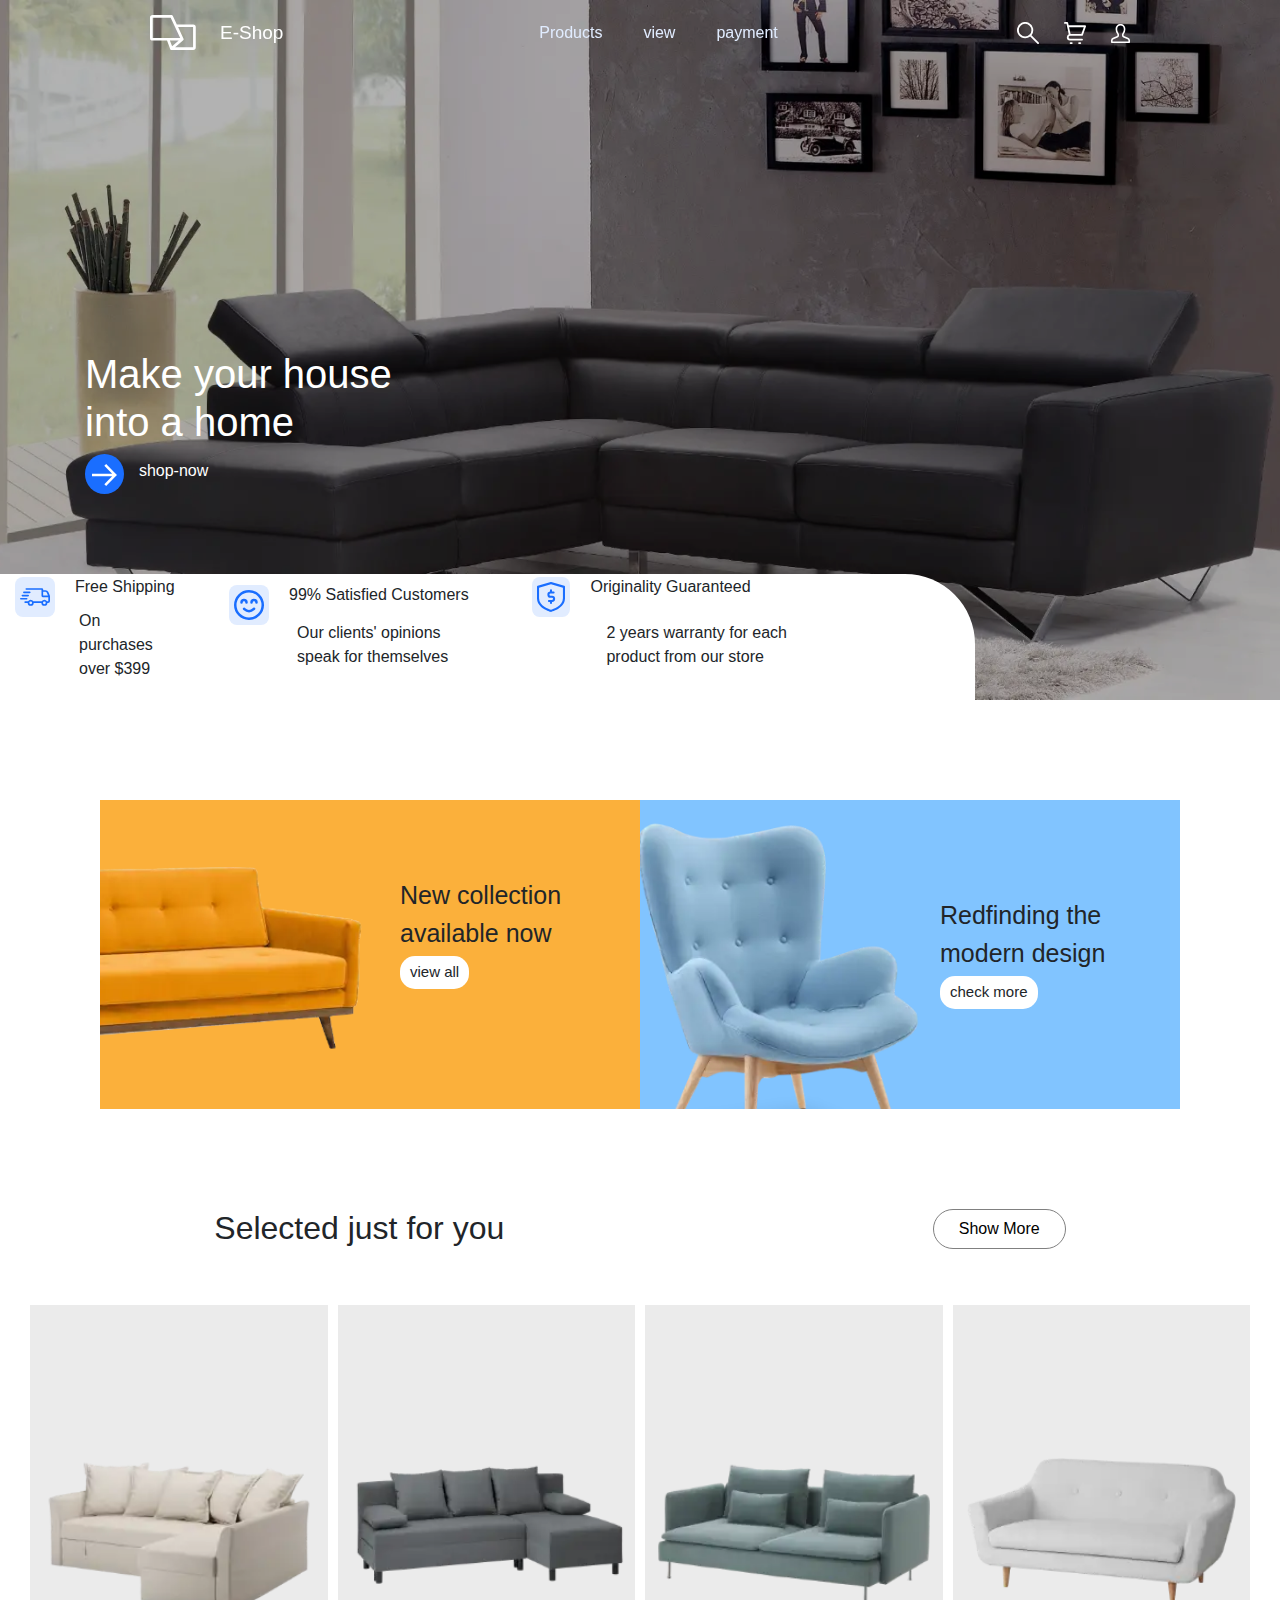
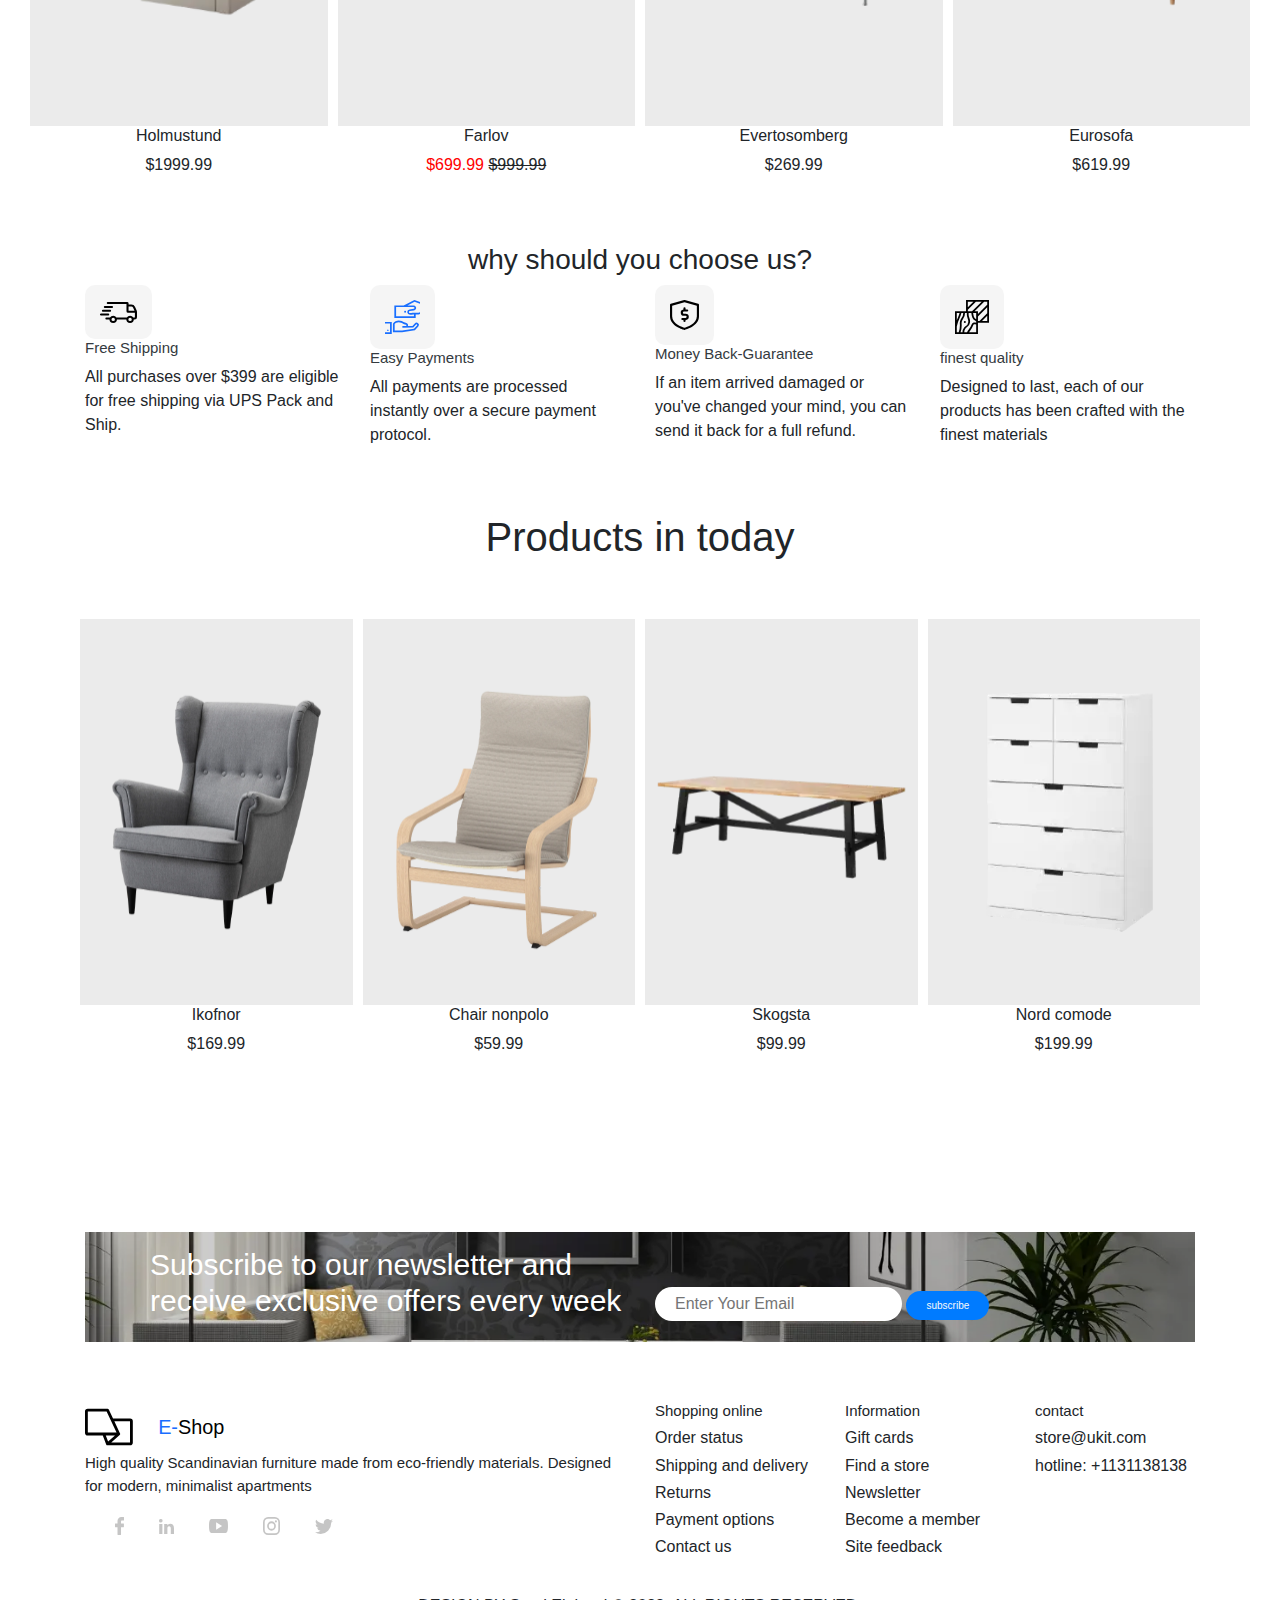
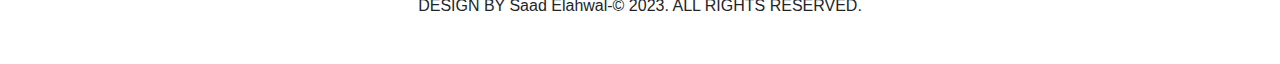
<file: index.html>
<!DOCTYPE html>
<html>
  <head>
    <meta charset="UTF-8" />
    <meta
      name="viewport"
      content="width=device-width, initial-scale=1, shrink-to-fit=no"
    />
    <meta name="description" content="....." />
    <meta name="author" content="saad elsayed" />
    <meta name="keywords" content="webdesign, SEO" />
    <link
      rel="stylesheet"
      href="https://cdn.jsdelivr.net/npm/swiper@10/swiper-bundle.min.css"
    />
    <link
      rel="stylesheet"
      href="https://cdn.jsdelivr.net/npm/@fancyapps/ui@5.0/dist/fancybox/fancybox.css"/>
    <link rel="stylesheet" href="assets/css/lib/owl.carousel.min.css" />
    <link rel="stylesheet" href="assets/css/lib/owl.theme.default.css" />
    <title>E-shop</title>
    <link rel="stylesheet" href="assets/css/lib/bootstrap.css" />
    <link rel="stylesheet" href="assets/css/style.css" />
  </head>
  <body>
    <nav class="navbar navbar-expand-lg navbar-light bg-light">
      <a class="navbar-brand" href="#"
        ><img src="assets/images/navbar/logo.svg" alt=""
      /></a>
      <button
        class="navbar-toggler"
        type="button"
        data-toggle="collapse"
        data-target="#navbarNav"
        aria-controls="navbarNav"
        aria-expanded="false"
        aria-label="Toggle navigation"
      >
        <span class="navbar-toggler-icon"></span>
      </button>
      <div class="collapse navbar-collapse" id="navbarNav">
        <ul class="navbar-nav">
          <li class="nav-item active">
            <a class="nav-link" href="products.html"
              >Products <span class="sr-only">(current)</span></a
            >
          </li>
          <li class="nav-item">
            <a class="nav-link" href="product-view.html">view</a>
          </li>
          <li class="nav-item">
            <a class="nav-link" href="payment.html">payment</a>
          </li>
        </ul>
      </div>
      <div class="navbar-nav">
        <a href="#"><img src="assets/images/navbar/search.svg" alt="" /></a>
        <a href="cart.html"><img src="assets/images/navbar/cart.svg" alt="" /></a>
        <a href="#"><img src="assets/images/navbar/user.svg" alt="" /></a>
      </div>
     
    </nav>
    <main>

      <section class="header">
        <div class="container">
          <div class="contain">
            <h1>Make your house into a home</h1>
            <div class="shop-now">
              <button class="button-0">
                <img
                  src="assets/images/header/arrow_left.svg"
                  alt=""
                  class="arrw-lft"
                />
              </button>
              <p class="p-0">shop-now</p>
            </div>
          </div>
          <div class="und-header">
            <div class="free">
              <img
                src="assets/images/header/shipping.svg"
                alt=""
                width="40"
                height="40"
                class="under"
              />
              <div class="shiping">
                <h1 class="h-1">Free Shipping</h1>
                <p class="p-1">On purchases over $399</p>
              </div>
            </div>
            <div class="satesfied">
              <img
                src="assets/images/header/happy.svg"
                alt=""
                width="40"
                height="40"
                class="under"
              />
              <div class="costumer">
                <h1 class="h-2">99% Satisfied Customers</h1>
                <p class="p-2">Our clients' opinions speak for themselves</p>
              </div>
            </div>
            <div class="originally">
              <img
                src="assets/images/header/dolar.svg"
                alt=""
                width="40"
                height="40"
                class="under"
              />
              <div class="Originality">
                <h1 class="h-3">Originality Guaranteed</h1>
                <p class="p-3">
                  2 years warranty for each product from our store
                </p>
              </div>
            </div>
          </div>
        </div>
      </section>

      <section class="banners">
        <div class="container">
          <div class="row">
            <div class="col-xl-6 col-lg-6 col-md-12 col-sm-12 first">
              <div class="contain">
                <h3>New collection</h3>
                <h3>available now</h3>
                <div class="vb">
                  <button>view all</button>
                </div>
              </div>
            </div>
            <div class="col-xl-6 col-lg-6 col-md-12 col-sm-12 second">
              <div class="contain">
                <h3>Redfinding the</h3>
                <h3>modern design</h3>
                <div class="vb">
                  <button>check more</button>
                </div>
              </div>
            </div>
          </div>
        </div>
      </section>

      <section class="select">
        <div class="box">
          <h2>Selected just for you</h2>
          <a href="#"><button class="select-button">Show More</button></a>
        </div>
        <div class="owl-carousel owl-theme">
          <div class="item">
            <img
              src="assets/images/select/product_1.webp"
              alt=""
              class="select"
            />
            <div class="p44">
              <h6 class="h-4">Holmustund</h6>
              <p class="p4">$1999.99</p>
            </div>
          </div>
          <div class="item">
            <img
              src="assets/images/select/product_2.webp"
              alt=""
              class="select"
            />
            <div class="p44">
              <h6 class="h-5">Farlov</h6>
              <p class="p5"><span> $699.99</span> <del> $999.99</del></p>
            </div>
          </div>
          <div class="item">
            <img
              src="assets/images/select/product_3.webp"
              alt=""
              class="select"
            />
            <div class="p44">
              <h6 class="h-6">Evertosomberg</h6>
              <p class="p6">$269.99</p>
            </div>
          </div>
          <div class="item">
            <img
              src="assets/images/select/product_4.webp"
              alt=""
              class="select"
            />
            <div class="p44">
              <h6 class="h-7">Eurosofa</h6>
              <p class="p7">$619.99</p>
            </div>
          </div>
        </div>
      </section>

      <section class="choose-us">
        <div class="container">
          <h3 >why should you choose us?</h3>
          <div class="row">
            <div class="col-lg-3 col-md-6 col-sm-6">
              <div class="img-contain">
                <img
                  src="assets/images/choose/shipping_black.svg"
                  alt=""
                  loading="lazy"
                />
              </div>
              <div>
                <h5 class="text-dark ">Free Shipping</h5>
                <p >
                  All purchases over $399 are eligible for free shipping via UPS
                  Pack and Ship.
                </p>
              </div>
            </div>
            <div class="col-lg-3 col-md-6 col-sm-6">
              <div class="img-contain">
                <img
                  src="assets/images/choose/payment.svg"
                  alt=""
                  loading="lazy"
                  class="payment"
                />
              </div>
              <div>
                <h5 class="text-dark ">Easy Payments</h5>
                <p >
                  All payments are processed instantly over a secure payment
                  protocol.
                </p>
              </div>
            </div>
            <div class="col-lg-3 col-md-6 col-sm-6">
              <div class="img-contain">
                <img
                  src="assets/images/choose/dolars.svg"
                  alt=""
                  loading="lazy"
                />
              </div>
              <div>
                <h5 class="text-dark ">Money Back-Guarantee</h5>
                <p >
                  If an item arrived damaged or you've changed your mind, you
                  can send it back for a full refund.
                </p>
              </div>
            </div>
            <div class="col-lg-3 col-md-6 col-sm-6">
              <div class="img-contain">
                <img
                  src="assets/images/choose/qaulity.svg"
                  alt=""
                  loading="lazy"
                />
              </div>
              <div>
                <h5 class="text-dark ">finest quality</h5>
                <p >
                  Designed to last, each of our products has been crafted with
                  the finest materials
                </p>
              </div>
            </div>
          </div>
        </div>
      </section>

      <section class="products">
        <div class="contains">
          <h1>Products in today</h1>
        </div>
        <div class="owl-carousel owl-theme">
          <div class="item">
            <img
              src="assets/images/products/product_5.svg"
              alt=""
              class="select"
            />
            <div class="p44">
              <h6 class="h-4">Ikofnor</h6>
              <p class="p4">$169.99 </p>
            </div>
          </div>

          <div class="item">
            <img
              src="assets/images/products/product_6.svg"
              alt=""
              class="select"
            />
            <div class="p44">
              <h6 class="h-4">Chair nonpolo</h6>
              <p class="p4">$59.99 </p>
            </div>
          </div>
          <div class="item">
            <img
              src="assets/images/products/product_7.webp"
              alt=""
              class="select"
            />
            <div class="p44">
              <h6 class="h-5">Skogsta</h6>
              <p class="p5">$99.99</p>
            </div>
          </div>
          <div class="item">
            <img
              src="assets/images/products/product_8.webp"
              alt=""
              class="select"
            />
            <div class="p44">
              <h6 class="h-6">Nord comode</h6>
              <p class="p6">$199.99</p>
            </div>
            
          </div>
          
          </div>
        </div>
      </section>

      <section class="subscribe">
        <div class="container">
          <div class="contain">
            <div class="container">
              <div class="row">
                <div class=" col-lg-6 col-md-6 col-sm-12">
                  <h2>
                    Subscribe to our newsletter and
                    receive exclusive offers every week
                  </h2>
                </div>
                <div class=" col-lg-6 col-md-6 col-sm-12">
                  <form >
                    <input
                      type="email"
                      placeholder="Enter Your Email"
                      id="emaiil"
                    />
                    <button class="bg-primary text-light">subscribe</button>
                  </form>
                </div>
              </div>
            </div>
          </div>
        </div>
      </section>

      <section class="e-shop ">
        <div class="container">
          <div class="row">
            <div class="col-lg-6 col-md-12 col-sm-12 first">
              <div class="logo">
                <img
                  src="assets/images/footer/footer_logo.svg"
                  alt=""
                  loading="lazy"
                />
              </div>
              <p >
                High quality Scandinavian furniture made from eco-friendly
                  materials. Designed for modern, minimalist apartments
              </p>
              <div class="img-box">
                <img
                  src="assets/images/footer/face.svg"
                  alt=""
                  loading="lazy"
                  class="footer-logo"
                />
                <img
                  src="assets/images/footer/linked.svg"
                  alt=""
                  loading="lazy"
                  class="footer-logo"
                />
                <img
                  src="assets/images/footer/youtube.svg"
                  alt=""
                  loading="lazy"
                  class="footer-logo"
                />
                <img
                  src="assets/images/footer/instagram.svg"
                  alt=""
                  loading="lazy"
                  class="footer-logo"
                />
                <img
                  src="assets/images/footer/twitter.svg"
                  alt=""
                  loading="lazy"
                  class="footer-logo"
                />
              </div>
            </div>
            <div class="col-lg-2 col-md-2 col-sm-2 second">
              <div class="logo">
                <h5 >Shopping online</h5>
              </div>
              <div>
                <h6 >Order status</h6>
                <h6 >Shipping and delivery</h6>
                <h6 >Returns</h6>
                <h6 >Payment options</h6>
                <h6 >Contact us</h6>
              </div>
            </div>
            <div class="col-lg-2 col-md-2 col-sm-2 second">
              <div class="logo">
                <h5 >Information</h5>
              </div>
              <div>
                <h6 >Gift cards</h6>
                <h6 >Find a store</h6>
                <h6 >Newsletter</h6>
                <h6 >Become a member</h6>
                <h6 >Site feedback</h6>
              </div>
            </div>
            <div class="col-lg-2 col-md- col-sm-6 second">
              <div class="logo">
                <h5 >contact</h5>
              </div>
              <div>
                <h6 >store@ukit.com</h6>
                <h6 >hotline: +1131138138</h6>
              </div>
            </div>
          </div>
        </div>
      </section>

      <footer>
        <p>
          DESIGN BY Saad Elahwal-© 2023. ALL RIGHTS RESERVED.
        </p>
        
      </footer>

    </main>

    <script src="assets/js/lib/jquery-3.3.1.slim.min.js"></script>
    <script src="https://cdn.jsdelivr.net/npm/@fancyapps/ui@5.0/dist/fancybox/fancybox.umd.js"></script>
    <script src="assets/js/lib/owl.carousel.min.js"></script>
    <script src="https://cdn.jsdelivr.net/npm/swiper@10/swiper-bundle.min.js"></script>
    <script src="assets/js/lib/popper.js"></script>
    <script src="assets/js/lib/bootstrap.min.js"></script>
    <script src="assets/js/main.js"></script>
  </body>
</html>
</file>
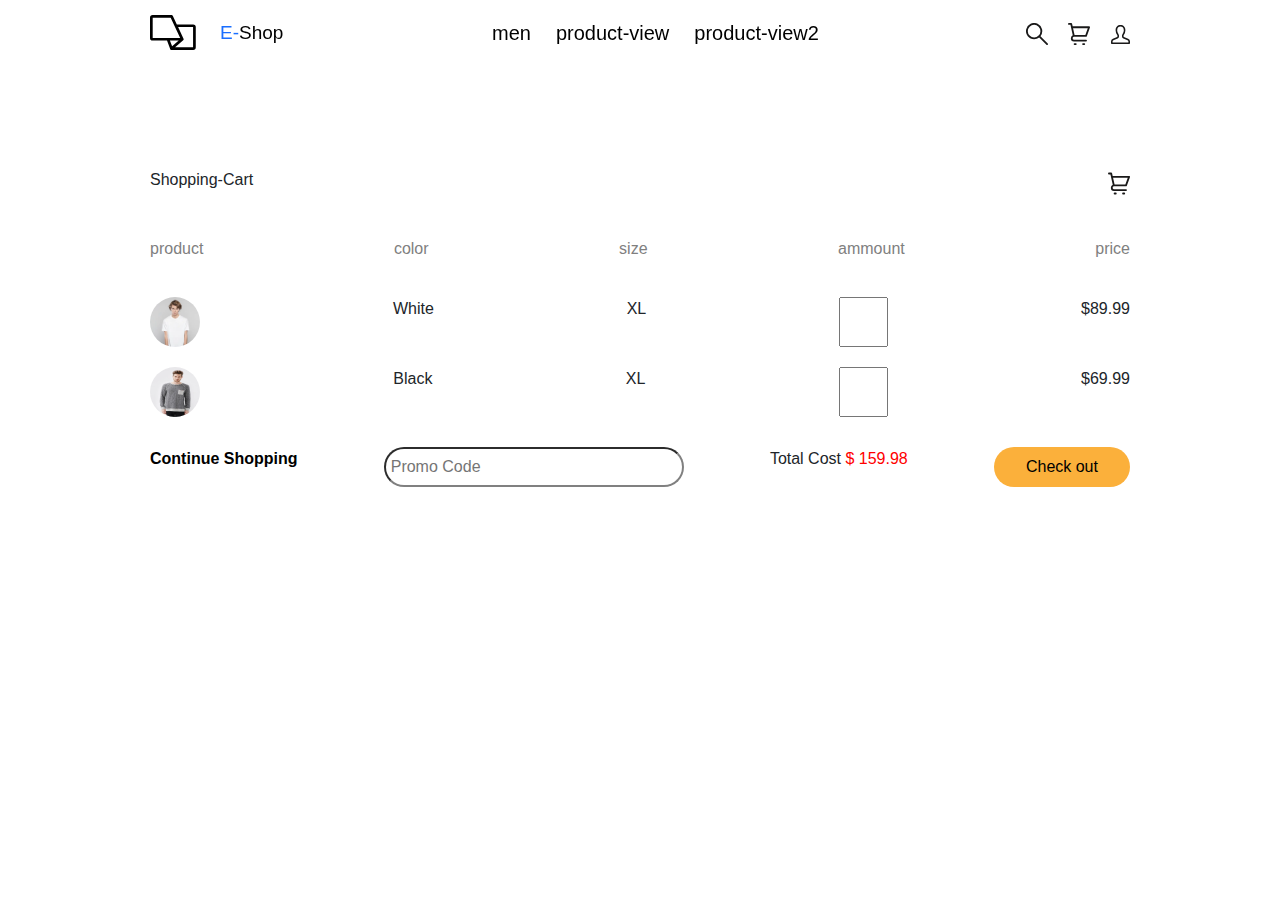
<file: cart.html>
<!DOCTYPE html>
<html>
  <head>
    <meta charset="UTF-8" />
    <meta
      name="viewport"
      content="width=device-width, initial-scale=1, shrink-to-fit=no"
    />
    <meta name="description" content="....." />
    <meta name="author" content="saad elsayed" />
    <meta name="keywords" content="webdesign, SEO" />
    <link
      rel="stylesheet"
      href="https://cdn.jsdelivr.net/npm/swiper@10/swiper-bundle.min.css"
    />
    <link rel="stylesheet" href="assets/css/lib/owl.carousel.min.css" />
    <link rel="stylesheet" href="assets/css/lib/owl.theme.default.css" />
    <title>E-shop</title>
    <link rel="stylesheet" href="assets/css/lib/bootstrap.css" />
    <link rel="stylesheet" href="assets/css/style.css" />
  </head>
  <body>
    <nav class="navbar navbar-expand-lg navbar-light bg-light">
      <a class="navbar-brand" href="index.html"
        ><img src="assets/images/products_navbar/logo.svg" alt=""
      /></a>
      <button
        class="navbar-toggler"
        type="button"
        data-toggle="collapse"
        data-target="#navbarNav"
        aria-controls="navbarNav"
        aria-expanded="false"
        aria-label="Toggle navigation"
      >
        <span class="navbar-toggler-icon"></span>
      </button>
      <div class="collapse navbar-collapse" id="navbarNav">
        <ul class="navbar-nav">
          <li class="nav-item active">
            <a class="nav-category" href="products.html"
              >men <span class="sr-only">(current)</span></a
            >
          </li>
          <li class="nav-item">
            <a class="nav-category" href="product-view.html">product-view</a>
          </li>
          <li class="nav-item">
            <a class="nav-category" href="product-view2.html">product-view2</a>
          </li>
        </ul>
      </div>
      <div class="nav-category">
        <a href="#"><img src="assets/images/navbar/search.svg" alt="" /></a>
        <a href="cart.html"
          ><img src="assets/images/navbar/cart.svg" alt=""
        /></a>
        <a href="#"><img src="assets/images/navbar/user.svg" alt="" /></a>
      </div>
    </nav>

    <main>
      <section class="cart">
        <div class="shopp">
          <h6>Shopping-Cart</h6>
          <img src="assets/images/cart/cart.svg" class="cart5" alt="" />
        </div>
        <div class="cart1">
          <div class="row7">
            <p>product</p>
            <p>color</p>
            <p>size</p>
            <p>ammount</p>
            <p>price</p>
          </div>
        </div>
        <div class="cart2"></div>
        <div class="row-8">
          <img
            src="assets/images/men's top/product_view.webp"
            width="50"
            height="50"
            alt=""
            class="cart-pic"
          />
          <p>White</p>
          <p>XL</p>
          <input type="number" />
          <p>$89.99</p>
        </div>
        <div class="cart3">
          <div class="row-8">
            <img
              src="assets/images/men's top/team_1.webp"
              width="50"
              height="50"
              alt=""
              class="cart-pic"
            />
            <p>Black</p>
            <p>XL</p>
            <input type="number" />
            <p>$69.99</p>
          </div>
        </div>
        <div class="cart4">
          <div class="row9">
            <a href="products.html">Continue Shopping</a>
            <input type="text" placeholder="Promo Code" />
            <p>Total Cost <span> $ 159.98</span></p>
            <button class="cart-button">Check out</button>
          </div>
        </div>
      </section>
    </main>

    <script src="assets/js/lib/jquery-3.3.1.slim.min.js"></script>
    <script src="assets/js/lib/owl.carousel.min.js"></script>
    <script src="https://cdn.jsdelivr.net/npm/swiper@10/swiper-bundle.min.js"></script>
    <script src="assets/js/lib/popper.js"></script>
    <script src="assets/js/lib/bootstrap.min.js"></script>
    <script src="assets/js/main.js"></script>
  </body>
</html>
</file>
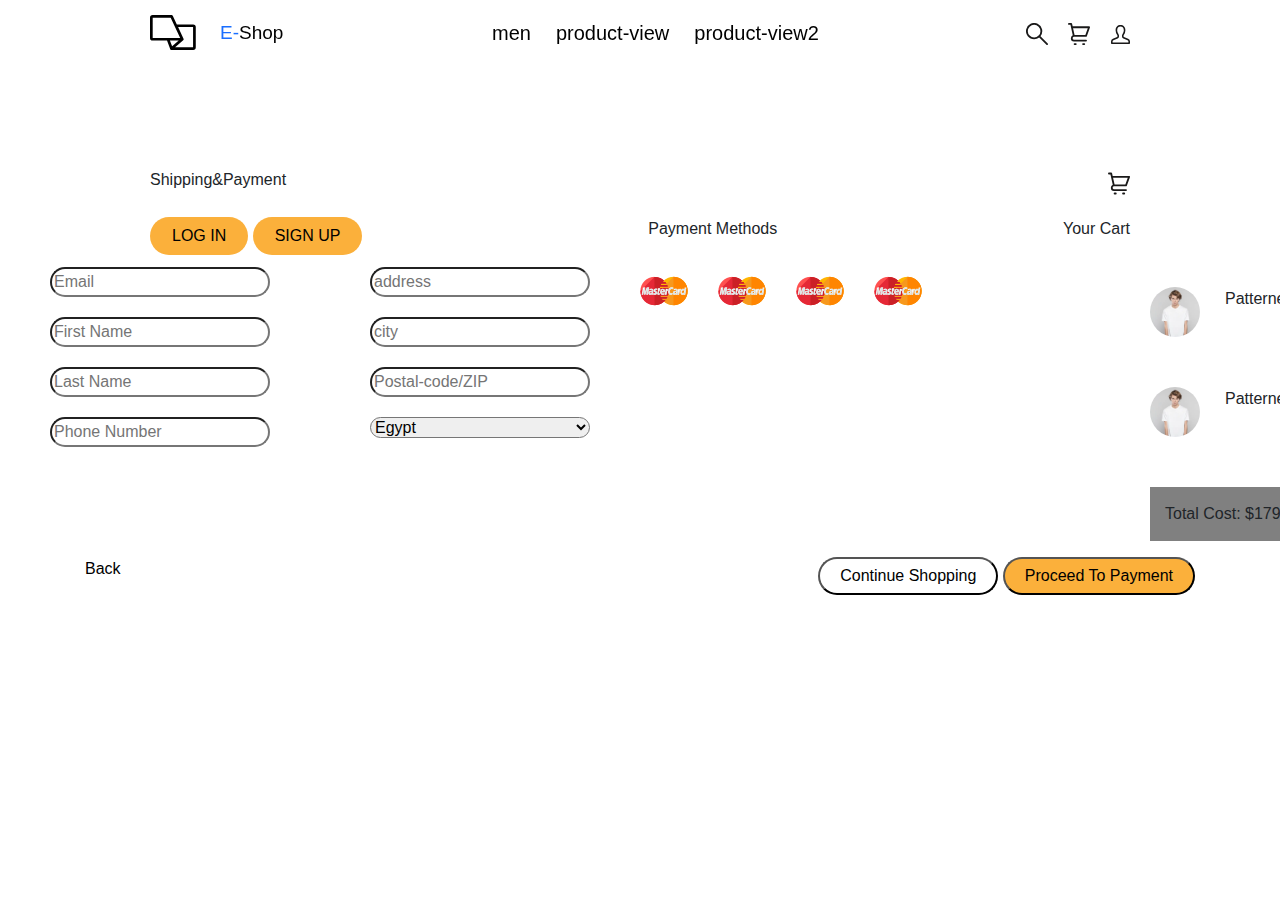
<file: payment.html>
<!DOCTYPE html>
<html>
  <head>
    <meta charset="UTF-8" />
    <meta
      name="viewport"
      content="width=device-width, initial-scale=1, shrink-to-fit=no"
    />
    <meta name="description" content="....." />
    <meta name="author" content="saad elsayed" />
    <meta name="keywords" content="webdesign, SEO" />
    <link
      rel="stylesheet"
      href="https://cdn.jsdelivr.net/npm/swiper@10/swiper-bundle.min.css"
    />
    <link rel="stylesheet" href="assets/css/lib/owl.carousel.min.css" />
    <link rel="stylesheet" href="assets/css/lib/owl.theme.default.css" />
    <title>E-shop</title>
    <link rel="stylesheet" href="assets/css/lib/bootstrap.css" />
    <link rel="stylesheet" href="assets/css/style.css" />
  </head>
  <body>
    <nav class="navbar navbar-expand-lg navbar-light bg-light">
      <a class="navbar-brand" href="index.html"
        ><img src="assets/images/products_navbar/logo.svg" alt=""
      /></a>
      <button
        class="navbar-toggler"
        type="button"
        data-toggle="collapse"
        data-target="#navbarNav"
        aria-controls="navbarNav"
        aria-expanded="false"
        aria-label="Toggle navigation"
      >
        <span class="navbar-toggler-icon"></span>
      </button>
      <div class="collapse navbar-collapse" id="navbarNav">
        <ul class="navbar-nav">
          <li class="nav-item active">
            <a class="nav-category" href="products.html"
              >men <span class="sr-only">(current)</span></a
            >
          </li>
          <li class="nav-item">
            <a class="nav-category" href="product-view.html">product-view</a>
          </li>
          <li class="nav-item">
            <a class="nav-category" href="product-view2.html">product-view2</a>
          </li>
        </ul>
      </div>
      <div class="nav-category">
        <a href="#"><img src="assets/images/navbar/search.svg" alt="" /></a>
        <a href="cart.html"
          ><img src="assets/images/navbar/cart.svg" alt=""
        /></a>
        <a href="#"><img src="assets/images/navbar/user.svg" alt="" /></a>
      </div>
    </nav>

    <main>
      <section class="pay">
        <div class="shopp">
          <h6>Shipping&Payment</h6>
          <img src="assets/images/cart/cart.svg" class="cart5" alt="" />
        </div>

        <div class="shopp">
          <div class="log-sign">
            <button
              type="button"
              class="custom-button"
              data-toggle="modal"
              data-target="#exampleModalScrollable"
            >
              LOG IN
            </button>

            <!-- Modal -->
            <div
              class="modal fade"
              id="exampleModalScrollable"
              tabindex="-1"
              role="dialog"
              aria-labelledby="exampleModalScrollableTitle"
              aria-hidden="true"
            >
              <div class="modal-dialog modal-dialog-scrollable" role="document">
                <div class="modal-content">
                  <div class="modal-header">
                    <button
                      type="button"
                      class="close"
                      data-dismiss="modal"
                      aria-label="Close"
                    >
                      <span aria-hidden="true">&times;</span>
                    </button>
                  </div>
                  <div class="modal-body">
                    <h5>LOG IN</h5>
                    <form>
                      <div class="form-group">
                        <label for="exampleInputEmail1">Email address</label>
                        <input
                          type="email"
                          class="form-control"
                          id="exampleInputEmail1"
                          aria-describedby="emailHelp"
                          placeholder="Enter email"
                        />
                        <small id="emailHelp" class="form-text text-muted"
                          >We'll never share your email with anyone else.</small
                        >
                      </div>
                      <div class="form-group">
                        <label for="exampleInputPassword1">Password</label>
                        <input
                          type="password"
                          class="form-control"
                          id="exampleInputPassword1"
                          placeholder="Password"
                        />
                      </div>
                      <div class="form-group form-check">
                        <input
                          type="checkbox"
                          class="form-check-input"
                          id="exampleCheck1"
                        />
                        <label class="form-check-label" for="exampleCheck1"
                          >Keep Me signed In</label
                        >
                      </div>

                      <button type="submit" class="btn btn-primary">
                        SIGN IN
                      </button>
                      <div class="facebook">
                        <button class="face-2">facebook</button>
                        <button class="google">Gmail</button>
                      </div>
                    </form>
                  </div>
                  <div class="modal-footer">
                    <button
                      type="button"
                      class="btn btn-secondary"
                      data-dismiss="modal"
                    >
                      Close
                    </button>
                    <button type="button" class="btn btn-primary">
                      log in
                    </button>
                  </div>
                </div>
              </div>
            </div>

            <button class="custom-button">SIGN UP</button>
          </div>
          <p>Payment Methods</p>
          <p>Your Cart</p>
        </div>
      </section>

      <section class="pay2">
        <div class="forrm">
          <div class="phone">
            <input type="email" placeholder="Email" class="email" />
            <input type="text" placeholder="First Name" class="email" />
            <input type="text" placeholder="Last Name" class="email" />
            <input type="text" placeholder="Phone Number" class="email" />
          </div>
          <div class="address">
            <input type="text" placeholder="address" class="email" />
            <input type="text" placeholder="city" class="email" />
            <input type="text" placeholder="Postal-code/ZIP" class="email" />
            <select name="countries " class="email">
              <option value="Egypt">Egypt</option>
              <option value="France">France</option>
              <option value="UK">UK</option>
              <option value="USA">USA</option>
            </select>
          </div>
          <div class="row">
            <div class="col-lg-3 col-sm-12">
              <img
                src="assets/images/payment/1156750_finance_mastercard_payment_icon.png"
                alt=""
              />
            </div>
            <div class="col-lg-3 col-sm-12">
              <img
                src="assets/images/payment/1156750_finance_mastercard_payment_icon.png"
                alt=""
              />
            </div>
            <div class="col-lg-3 col-sm-12">
              <img
                src="assets/images/payment/1156750_finance_mastercard_payment_icon.png"
                alt=""
              />
            </div>
            <div class="col-lg-3 col-sm-12">
              <img
                src="assets/images/payment/1156750_finance_mastercard_payment_icon.png"
                alt=""
              />
            </div>
          </div>
        </div>
      </section>

      <section class="your-car">
        <div class="car">
          <div class="vibes">
            <img
              src="assets/images/men's top/product_view.webp"
              width="50"
              height="50"
              alt=""
            />
            <p>Patterned Shirt Vibes</p>
            <p>$89.99</p>
          </div>
          <div class="vibes-1">
            <img
              src="assets/images/men's top/product_view.webp"
              width="50"
              height="50"
              alt=""
            />
            <p>Patterned Shirt Vibes</p>
            <p>$89.99</p>
          </div>
          <p class="p8">Total Cost: $179.89</p>
        </div>
      </section>

      <section class="Sle">
        <div class="container">
          <div class="costu">
            <a href="cart.html">Back</a>
          </div>
          <div class="buttons">
            <button class="shopping">
              <a href="products.html"> Continue Shopping </a>
            </button>
            <button class="shopping-2">
              <a href="payment.html"> Proceed To Payment </a>
            </button>
          </div>
        </div>
      </section>
    </main>

    <script src="assets/js/lib/jquery-3.3.1.slim.min.js"></script>
    <script src="assets/js/lib/owl.carousel.min.js"></script>
    <script src="https://cdn.jsdelivr.net/npm/swiper@10/swiper-bundle.min.js"></script>
    <script src="assets/js/lib/popper.js"></script>
    <script src="assets/js/lib/bootstrap.min.js"></script>
    <script src="assets/js/main.js"></script>
  </body>
</html>
</file>
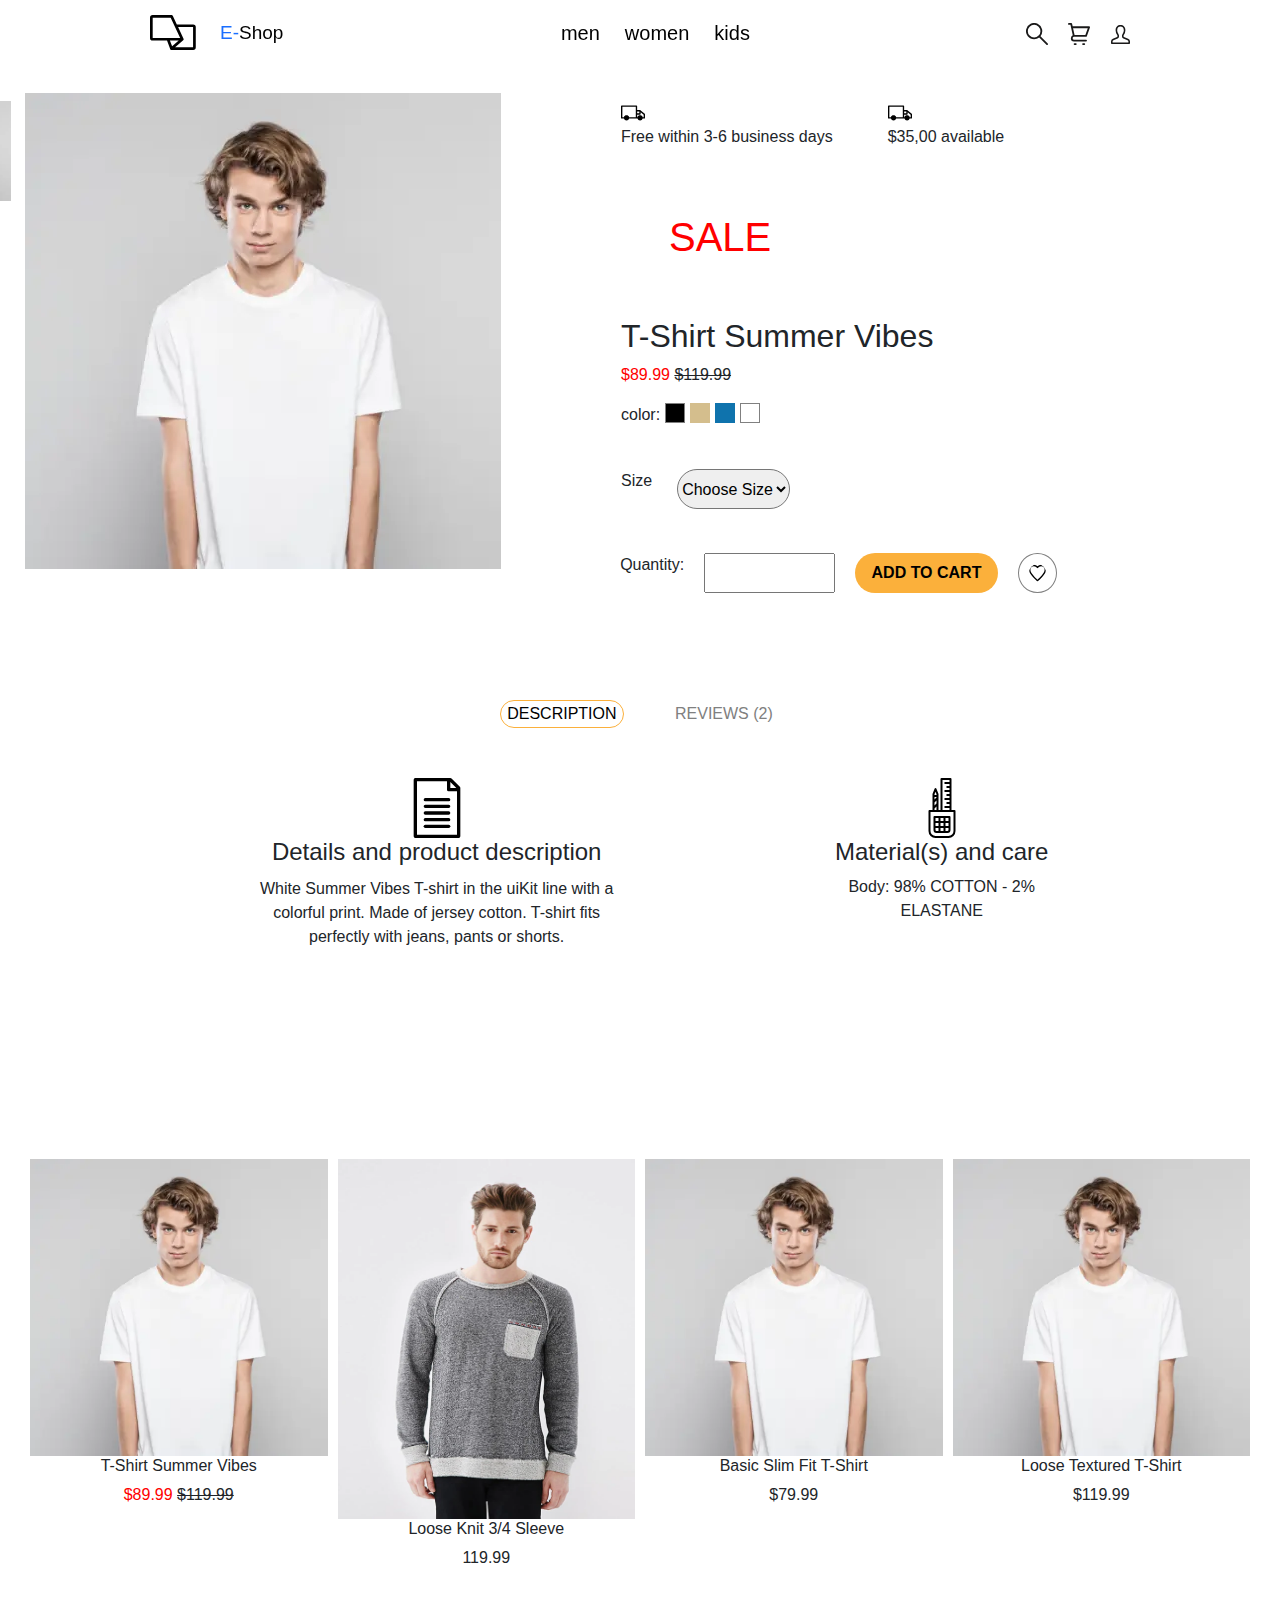
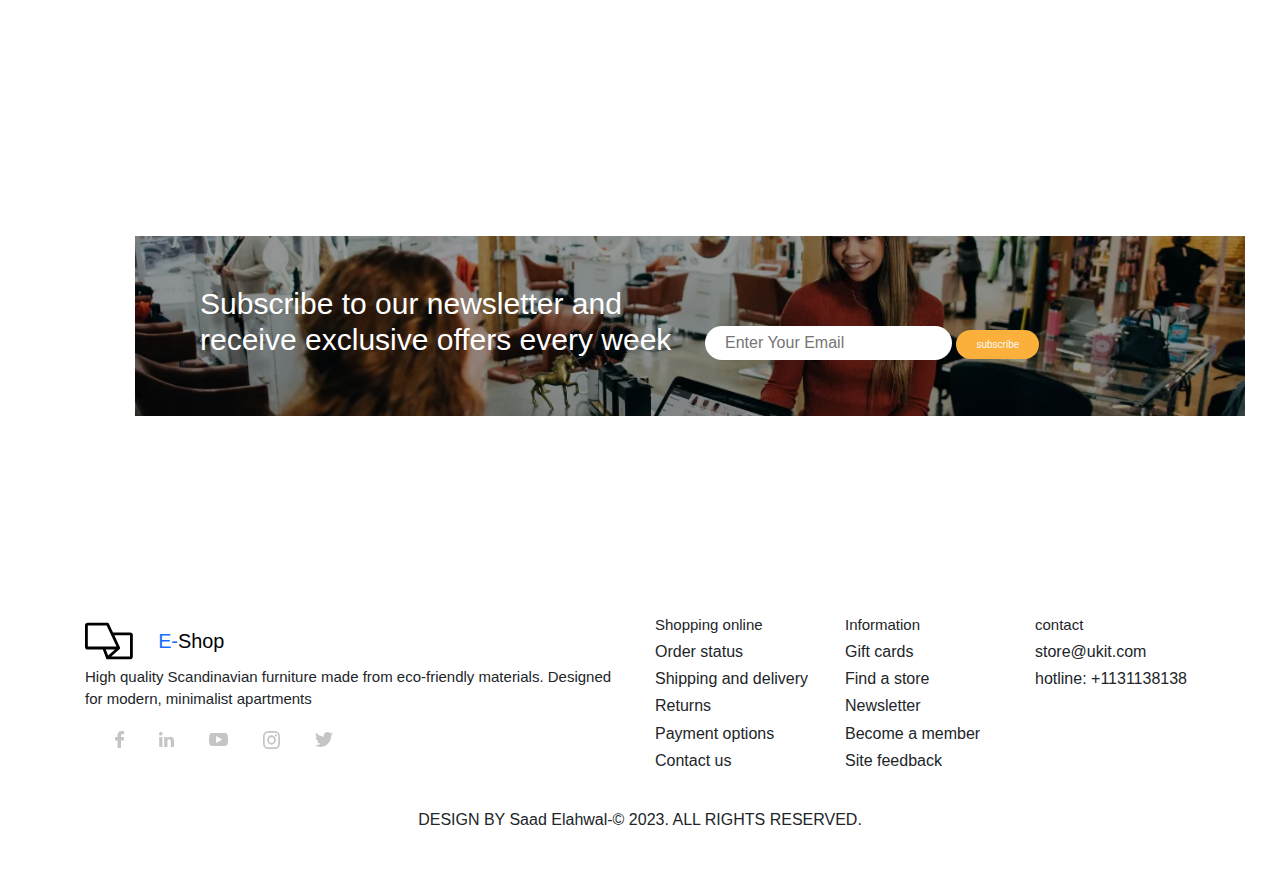
<file: product-view.html>
<!DOCTYPE html>
<html>
  <head>
    <meta charset="UTF-8" />
    <meta
      name="viewport"
      content="width=device-width, initial-scale=1, shrink-to-fit=no"
    />
    <meta name="description" content="....." />
    <meta name="author" content="saad elsayed" />
    <meta name="keywords" content="webdesign, SEO" />
    <link
      rel="stylesheet"
      href="https://cdn.jsdelivr.net/npm/swiper@10/swiper-bundle.min.css"
    />
    <link rel="stylesheet" href="assets/css/lib/owl.carousel.min.css" />
    <link rel="stylesheet" href="assets/css/lib/owl.theme.default.css" />
    <title>E-shop</title>
    <link rel="stylesheet" href="assets/css/lib/bootstrap.css" />
    <link rel="stylesheet" href="assets/css/style.css" />
  </head>
  <body>
    <nav class="navbar navbar-expand-lg navbar-light bg-light">
      <a class="navbar-brand" href="index.html"
        ><img src="assets/images/products_navbar/logo.svg" alt=""
      /></a>
      <button
        class="navbar-toggler"
        type="button"
        data-toggle="collapse"
        data-target="#navbarNav"
        aria-controls="navbarNav"
        aria-expanded="false"
        aria-label="Toggle navigation"
      >
        <span class="navbar-toggler-icon"></span>
      </button>
      <div class="collapse navbar-collapse" id="navbarNav">
        <ul class="navbar-nav">
          <li class="nav-item active">
            <a class="nav-category" href="products.html"
              >men <span class="sr-only">(current)</span></a
            >
          </li>
          <li class="nav-item">
            <a class="nav-category" href="#">women</a>
          </li>
          <li class="nav-item">
            <a class="nav-category" href="#">kids</a>
          </li>
        </ul>
      </div>
      <div class="nav-category">
        <a href="#"><img src="assets/images/navbar/search.svg" alt="" /></a>
        <a href="cart.html"
          ><img src="assets/images/navbar/cart.svg" alt=""
        /></a>
        <a href="#"><img src="assets/images/navbar/user.svg" alt="" /></a>
      </div>
    </nav>

    <main>
      <section class="Summer">
        <div class="container">
          <div class="view">
            <div class="deliver">
              <div class="standard">
                <img
                  src="assets/images/product-view/noun_delivere.svg"
                  alt=""
                  width="24"
                  height="24"
                />
                <p>Free within 3-6 business days</p>
              </div>

              <div class="express">
                <img
                  src="assets/images/product-view/noun_delivere.svg"
                  alt=""
                  width="24"
                  height="24"
                />
                <p>$35,00 available</p>
              </div>
            </div>
            <h1 class="p-5">SALE</h1>
            <h2>T-Shirt Summer Vibes</h2>
            <p><span>$89.99 </span><del>$119.99</del></p>
            <div class="colors-1">
              <p>
                color:
                <a href="#"><div class="color1"></div></a>
                <a href="#"><div class="color3"></div></a>
                <a href="#"><div class="color6"></div></a>
                <a href="#"><div class="color5"></div></a>
              </p>
              <div class="counter">
                <p>Quantity:</p>
                <input type="number" class="count-num" />
                <button class="count-button">ADD TO CART</button>
                <img
                  src="assets/images/men's top/heart.svg"
                  class="count-img"
                  alt=""
                />
              </div>
            </div>
          </div>

          <div class="T-Shirt">
            <img
              src="assets/images/men's top/product_view.webp"
              width="100"
              height="100"
              alt=""
              class="mini"
            />
            <img src="assets/images/men's top/product_view.webp" alt="" />
          </div>
          <div class="sizes">
            <p>Size</p>
            <select class="sizes-select" id="">
              <option selected>Choose Size</option>
              <option value="xs">XS</option>

              <option value="S">S</option>

              <option value="M">M</option>

              <option value="L">L</option>

              <option value="XL">XL</option>

              <option value="XXL">XXL</option>
            </select>
          </div>
        </div>
      </section>

      <section class="select-2">
        <div class="box">
          <div class="container">
            <div class="contain">
              <button class="description">DESCRIPTION</button>
              <button class="review">REVIEWS (2)</button>
            </div>
            <div class="contain-2">
              <div class="img-contain">
                <img
                  src="assets/images/product-view/file.svg"
                  width="60"
                  height="60"
                  alt=""
                />
                <h4>Details and product description</h4>
                <p>
                  White Summer Vibes T-shirt in the uiKit line with a colorful
                  print. Made of jersey cotton. T-shirt fits perfectly with
                  jeans, pants or shorts.
                </p>
              </div>
              <div class="material">
                <img
                  src="assets/images/product-view/material.svg"
                  width="60"
                  height="60"
                  alt=""
                />
                <h4>Material(s) and care</h4>
                <p>Body: 98% COTTON - 2% ELASTANE</p>
              </div>
            </div>
          </div>
        </div>
      </section>

      <section class="swipers">
        <div class="owl-carousel owl-theme">
          <div class="item">
            <img
              src="assets/images/men's top/product_view.webp"
              alt=""
              class="select"
            />
            <div class="p44">
              <h6 class="h-4">T-Shirt Summer Vibes</h6>
              <p class="p4"><span>$89.99</span> <del>$119.99</del></p>
            </div>
          </div>
          <div class="item">
            <img
              src="assets/images/men's top/team_1.webp"
              alt=""
              class="select"
              height="360"
            />
            <div class="p44">
              <h6 class="h-5">Loose Knit 3/4 Sleeve</h6>
              <p class="p5">119.99</p>
            </div>
          </div>
          <div class="item">
            <img
              src="assets/images/men's top/product_view.webp"
              alt=""
              class="select"
            />
            <div class="p44">
              <h6 class="h-6">Basic Slim Fit T-Shirt</h6>
              <p class="p6">$79.99</p>
            </div>
          </div>
          <div class="item">
            <img
              src="assets/images/men's top/product_view.webp"
              alt=""
              class="select"
            />
            <div class="p44">
              <h6 class="h-7">Loose Textured T-Shirt</h6>
              <p class="p7">$119.99</p>
            </div>
          </div>
        </div>
      </section>

      <section class="product-sub">
        <div class="container">
          <div class="contain">
            <div class="container">
              <div class="row">
                <div class="col-lg-6 col-md-6 col-sm-12">
                  <h2>
                    Subscribe to our newsletter and receive exclusive offers
                    every week
                  </h2>
                </div>
                <div class="col-lg-6 col-md-6 col-sm-12">
                  <form>
                    <input
                      type="email"
                      placeholder="Enter Your Email"
                      id="emaiil"
                    />
                    <button class="bg-primary text-light">subscribe</button>
                  </form>
                </div>
              </div>
            </div>
          </div>
        </div>
      </section>

      <section class="e-shop">
        <div class="container">
          <div class="row">
            <div class="col-lg-6 col-md-12 col-sm-12 first">
              <div class="logo">
                <img
                  src="assets/images/footer/footer_logo.svg"
                  alt=""
                  loading="lazy"
                />
              </div>
              <p>
                High quality Scandinavian furniture made from eco-friendly
                materials. Designed for modern, minimalist apartments
              </p>
              <div class="img-box">
                <img
                  src="assets/images/footer/face.svg"
                  alt=""
                  loading="lazy"
                  class="footer-logo"
                />
                <img
                  src="assets/images/footer/linked.svg"
                  alt=""
                  loading="lazy"
                  class="footer-logo"
                />
                <img
                  src="assets/images/footer/youtube.svg"
                  alt=""
                  loading="lazy"
                  class="footer-logo"
                />
                <img
                  src="assets/images/footer/instagram.svg"
                  alt=""
                  loading="lazy"
                  class="footer-logo"
                />
                <img
                  src="assets/images/footer/twitter.svg"
                  alt=""
                  loading="lazy"
                  class="footer-logo"
                />
              </div>
            </div>
            <div class="col-lg-2 col-md-2 col-sm-2 second">
              <div class="logo">
                <h5>Shopping online</h5>
              </div>
              <div>
                <h6>Order status</h6>
                <h6>Shipping and delivery</h6>
                <h6>Returns</h6>
                <h6>Payment options</h6>
                <h6>Contact us</h6>
              </div>
            </div>
            <div class="col-lg-2 col-md-2 col-sm-2 second">
              <div class="logo">
                <h5>Information</h5>
              </div>
              <div>
                <h6>Gift cards</h6>
                <h6>Find a store</h6>
                <h6>Newsletter</h6>
                <h6>Become a member</h6>
                <h6>Site feedback</h6>
              </div>
            </div>
            <div class="col-lg-2 col-md- col-sm-6 second">
              <div class="logo">
                <h5>contact</h5>
              </div>
              <div>
                <h6>store@ukit.com</h6>
                <h6>hotline: +1131138138</h6>
              </div>
            </div>
          </div>
        </div>
      </section>

      <footer>
        <p>DESIGN BY Saad Elahwal-© 2023. ALL RIGHTS RESERVED.</p>
      </footer>
    </main>

    <script src="assets/js/lib/jquery-3.3.1.slim.min.js"></script>
    <script src="assets/js/lib/owl.carousel.min.js"></script>
    <script src="https://cdn.jsdelivr.net/npm/swiper@10/swiper-bundle.min.js"></script>
    <script src="assets/js/lib/popper.js"></script>
    <script src="assets/js/lib/bootstrap.min.js"></script>
    <script src="assets/js/main.js"></script>
  </body>
</html>
</file>
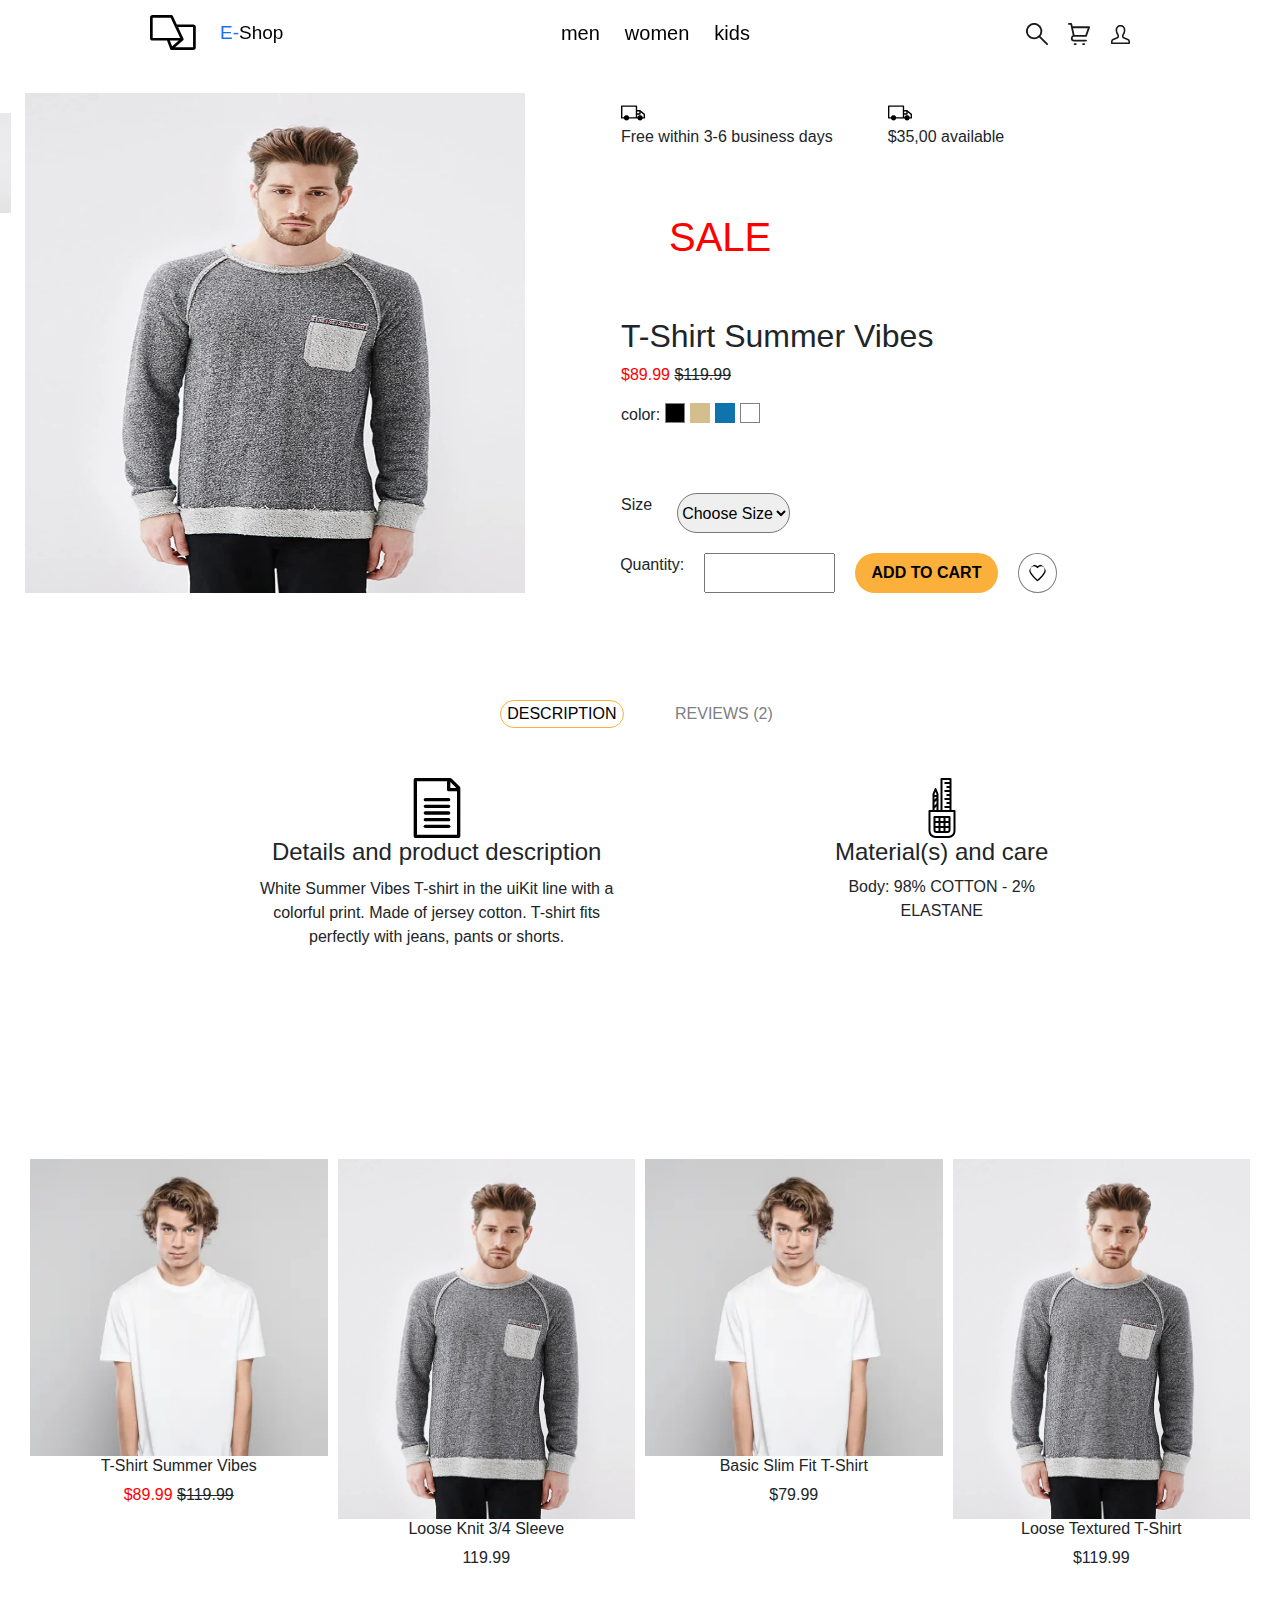
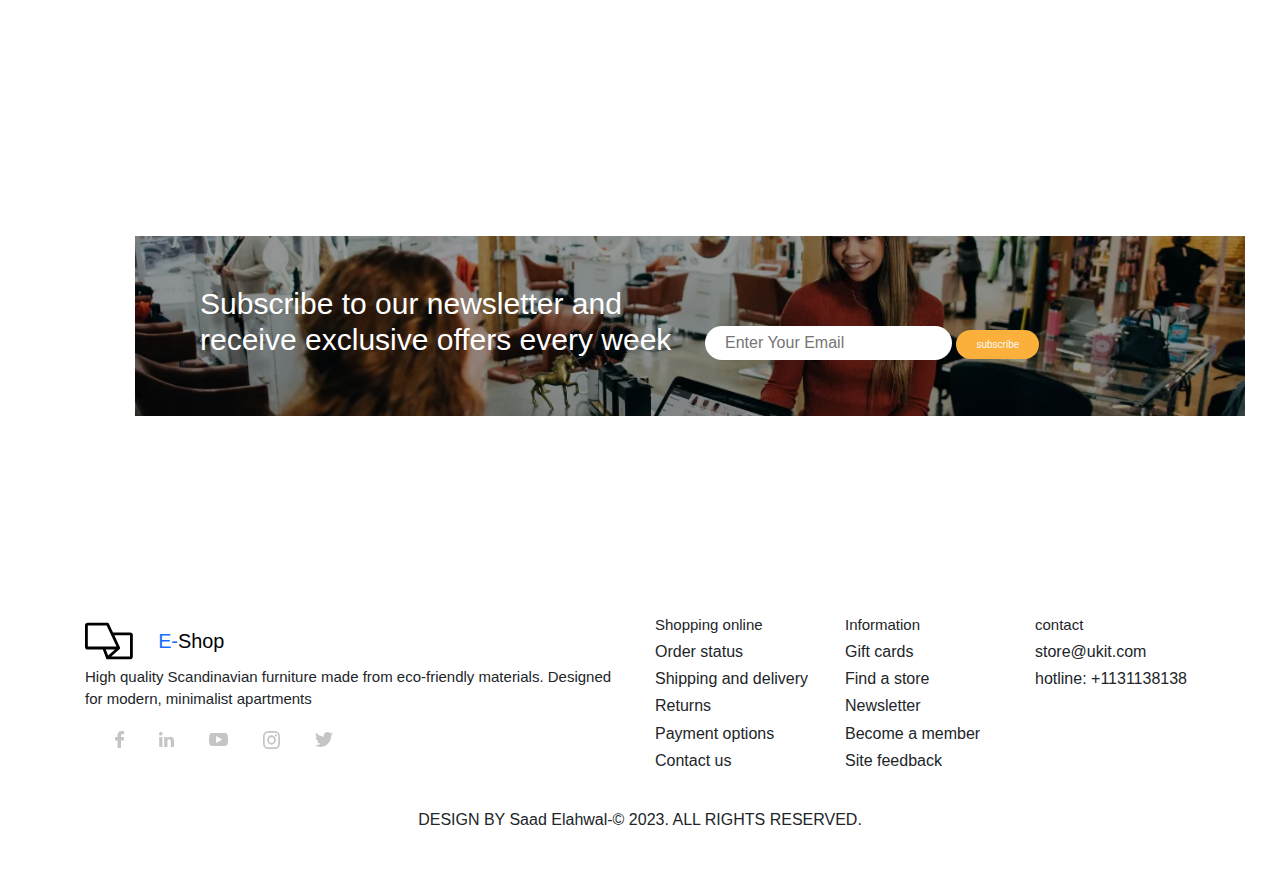
<file: product-view2.html>
<!DOCTYPE html>
<html>
  <head>
    <meta charset="UTF-8" />
    <meta
      name="viewport"
      content="width=device-width, initial-scale=1, shrink-to-fit=no"
    />
    <meta name="description" content="....." />
    <meta name="author" content="saad elsayed" />
    <meta name="keywords" content="webdesign, SEO" />
    <link
      rel="stylesheet"
      href="https://cdn.jsdelivr.net/npm/swiper@10/swiper-bundle.min.css"
    />
    <link rel="stylesheet" href="assets/css/lib/owl.carousel.min.css" />
    <link rel="stylesheet" href="assets/css/lib/owl.theme.default.css" />
    <title>E-shop</title>
    <link rel="stylesheet" href="assets/css/lib/bootstrap.css" />
    <link rel="stylesheet" href="assets/css/style.css" />
  </head>
  <body>
    <nav class="navbar navbar-expand-lg navbar-light bg-light">
      <a class="navbar-brand" href="index.html"
        ><img src="assets/images/products_navbar/logo.svg" alt=""
      /></a>
      <button
        class="navbar-toggler"
        type="button"
        data-toggle="collapse"
        data-target="#navbarNav"
        aria-controls="navbarNav"
        aria-expanded="false"
        aria-label="Toggle navigation"
      >
        <span class="navbar-toggler-icon"></span>
      </button>
      <div class="collapse navbar-collapse" id="navbarNav">
        <ul class="navbar-nav">
          <li class="nav-item active">
            <a class="nav-category" href="products.html"
              >men <span class="sr-only">(current)</span></a
            >
          </li>
          <li class="nav-item">
            <a class="nav-category" href="#">women</a>
          </li>
          <li class="nav-item">
            <a class="nav-category" href="#">kids</a>
          </li>
        </ul>
      </div>
      <div class="nav-category">
        <a href="#"><img src="assets/images/navbar/search.svg" alt="" /></a>
        <a href="cart.html"
          ><img src="assets/images/navbar/cart.svg" alt=""
        /></a>
        <a href="#"><img src="assets/images/navbar/user.svg" alt="" /></a>
      </div>
    </nav>

    <main>
      <section class="Summer">
        <div class="container">
          <div class="view">
            <div class="deliver">
              <div class="standard">
                <img
                  src="assets/images/product-view/noun_delivere.svg"
                  alt=""
                  width="24"
                  height="24"
                />
                <p>Free within 3-6 business days</p>
              </div>

              <div class="express">
                <img
                  src="assets/images/product-view/noun_delivere.svg"
                  alt=""
                  width="24"
                  height="24"
                />
                <p>$35,00 available</p>
              </div>
            </div>
            <h1 class="p-5">SALE</h1>
            <h2>T-Shirt Summer Vibes</h2>
            <p><span>$89.99 </span><del>$119.99</del></p>
            <div class="colors-1">
              <p>
                color:
                <a href="#"><div class="color1"></div></a>
                <a href="#"><div class="color3"></div></a>
                <a href="#"><div class="color6"></div></a>
                <a href="#"><div class="color5"></div></a>
              </p>
              <div class="counter">
                <p>Quantity:</p>
                <input type="number" class="count-num" />
                <button class="count-button">ADD TO CART</button>
                <img
                  src="assets/images/men's top/heart.svg"
                  class="count-img"
                  alt=""
                />
              </div>
            </div>
          </div>

          <div class="T-Shirt">
            <img
              src="assets/images/men's top/team_1.webp"
              width="100"
              height="100"
              alt=""
              class="mini"
            />
            <img
              src="assets/images/men's top/team_1.webp"
              width="500"
              height="500"
              alt=""
            />
          </div>
          <div class="sizes">
            <p>Size</p>
            <select class="sizes-select" id="">
              <option selected>Choose Size</option>
              <option value="xs">XS</option>

              <option value="S">S</option>

              <option value="M">M</option>

              <option value="L">L</option>

              <option value="XL">XL</option>

              <option value="XXL">XXL</option>
            </select>
          </div>
        </div>
      </section>

      <section class="select-2">
        <div class="box">
          <div class="container">
            <div class="contain">
              <button class="description">DESCRIPTION</button>
              <button class="review">REVIEWS (2)</button>
            </div>
            <div class="contain-2">
              <div class="img-contain">
                <img
                  src="assets/images/product-view/file.svg"
                  width="60"
                  height="60"
                  alt=""
                />
                <h4>Details and product description</h4>
                <p>
                  White Summer Vibes T-shirt in the uiKit line with a colorful
                  print. Made of jersey cotton. T-shirt fits perfectly with
                  jeans, pants or shorts.
                </p>
              </div>
              <div class="material">
                <img
                  src="assets/images/product-view/material.svg"
                  width="60"
                  height="60"
                  alt=""
                />
                <h4>Material(s) and care</h4>
                <p>Body: 98% COTTON - 2% ELASTANE</p>
              </div>
            </div>
          </div>
        </div>
      </section>

      <section class="swipers">
        <div class="owl-carousel owl-theme">
          <div class="item">
            <img
              src="assets/images/men's top/product_view.webp"
              alt=""
              class="select"
            />
            <div class="p44">
              <h6 class="h-4">T-Shirt Summer Vibes</h6>
              <p class="p4"><span>$89.99</span> <del>$119.99</del></p>
            </div>
          </div>
          <div class="item">
            <img
              src="assets/images/men's top/team_1.webp"
              alt=""
              class="select"
              height="360"
            />
            <div class="p44">
              <h6 class="h-5">Loose Knit 3/4 Sleeve</h6>
              <p class="p5">119.99</p>
            </div>
          </div>
          <div class="item">
            <img
              src="assets/images/men's top/product_view.webp"
              alt=""
              class="select"
            />
            <div class="p44">
              <h6 class="h-6">Basic Slim Fit T-Shirt</h6>
              <p class="p6">$79.99</p>
            </div>
          </div>
          <div class="item">
            <img
              src="assets/images/men's top/team_1.webp"
              alt=""
              class="select"
              height="360"
            />
            <div class="p44">
              <h6 class="h-7">Loose Textured T-Shirt</h6>
              <p class="p7">$119.99</p>
            </div>
          </div>
        </div>
      </section>

      <section class="product-sub">
        <div class="container">
          <div class="contain">
            <div class="container">
              <div class="row">
                <div class="col-lg-6 col-md-6 col-sm-12">
                  <h2>
                    Subscribe to our newsletter and receive exclusive offers
                    every week
                  </h2>
                </div>
                <div class="col-lg-6 col-md-6 col-sm-12">
                  <form>
                    <input
                      type="email"
                      placeholder="Enter Your Email"
                      id="emaiil"
                    />
                    <button class="bg-primary text-light">subscribe</button>
                  </form>
                </div>
              </div>
            </div>
          </div>
        </div>
      </section>

      <section class="e-shop">
        <div class="container">
          <div class="row">
            <div class="col-lg-6 col-md-12 col-sm-12 first">
              <div class="logo">
                <img
                  src="assets/images/footer/footer_logo.svg"
                  alt=""
                  loading="lazy"
                />
              </div>
              <p>
                High quality Scandinavian furniture made from eco-friendly
                materials. Designed for modern, minimalist apartments
              </p>
              <div class="img-box">
                <img
                  src="assets/images/footer/face.svg"
                  alt=""
                  loading="lazy"
                  class="footer-logo"
                />
                <img
                  src="assets/images/footer/linked.svg"
                  alt=""
                  loading="lazy"
                  class="footer-logo"
                />
                <img
                  src="assets/images/footer/youtube.svg"
                  alt=""
                  loading="lazy"
                  class="footer-logo"
                />
                <img
                  src="assets/images/footer/instagram.svg"
                  alt=""
                  loading="lazy"
                  class="footer-logo"
                />
                <img
                  src="assets/images/footer/twitter.svg"
                  alt=""
                  loading="lazy"
                  class="footer-logo"
                />
              </div>
            </div>
            <div class="col-lg-2 col-md-2 col-sm-2 second">
              <div class="logo">
                <h5>Shopping online</h5>
              </div>
              <div>
                <h6>Order status</h6>
                <h6>Shipping and delivery</h6>
                <h6>Returns</h6>
                <h6>Payment options</h6>
                <h6>Contact us</h6>
              </div>
            </div>
            <div class="col-lg-2 col-md-2 col-sm-2 second">
              <div class="logo">
                <h5>Information</h5>
              </div>
              <div>
                <h6>Gift cards</h6>
                <h6>Find a store</h6>
                <h6>Newsletter</h6>
                <h6>Become a member</h6>
                <h6>Site feedback</h6>
              </div>
            </div>
            <div class="col-lg-2 col-md- col-sm-6 second">
              <div class="logo">
                <h5>contact</h5>
              </div>
              <div>
                <h6>store@ukit.com</h6>
                <h6>hotline: +1131138138</h6>
              </div>
            </div>
          </div>
        </div>
      </section>

      <footer>
        <p>DESIGN BY Saad Elahwal-© 2023. ALL RIGHTS RESERVED.</p>
      </footer>
    </main>

    <script src="assets/js/lib/jquery-3.3.1.slim.min.js"></script>
    <script src="assets/js/lib/owl.carousel.min.js"></script>
    <script src="https://cdn.jsdelivr.net/npm/swiper@10/swiper-bundle.min.js"></script>
    <script src="assets/js/lib/popper.js"></script>
    <script src="assets/js/lib/bootstrap.min.js"></script>
    <script src="assets/js/main.js"></script>
  </body>
</html>
</file>
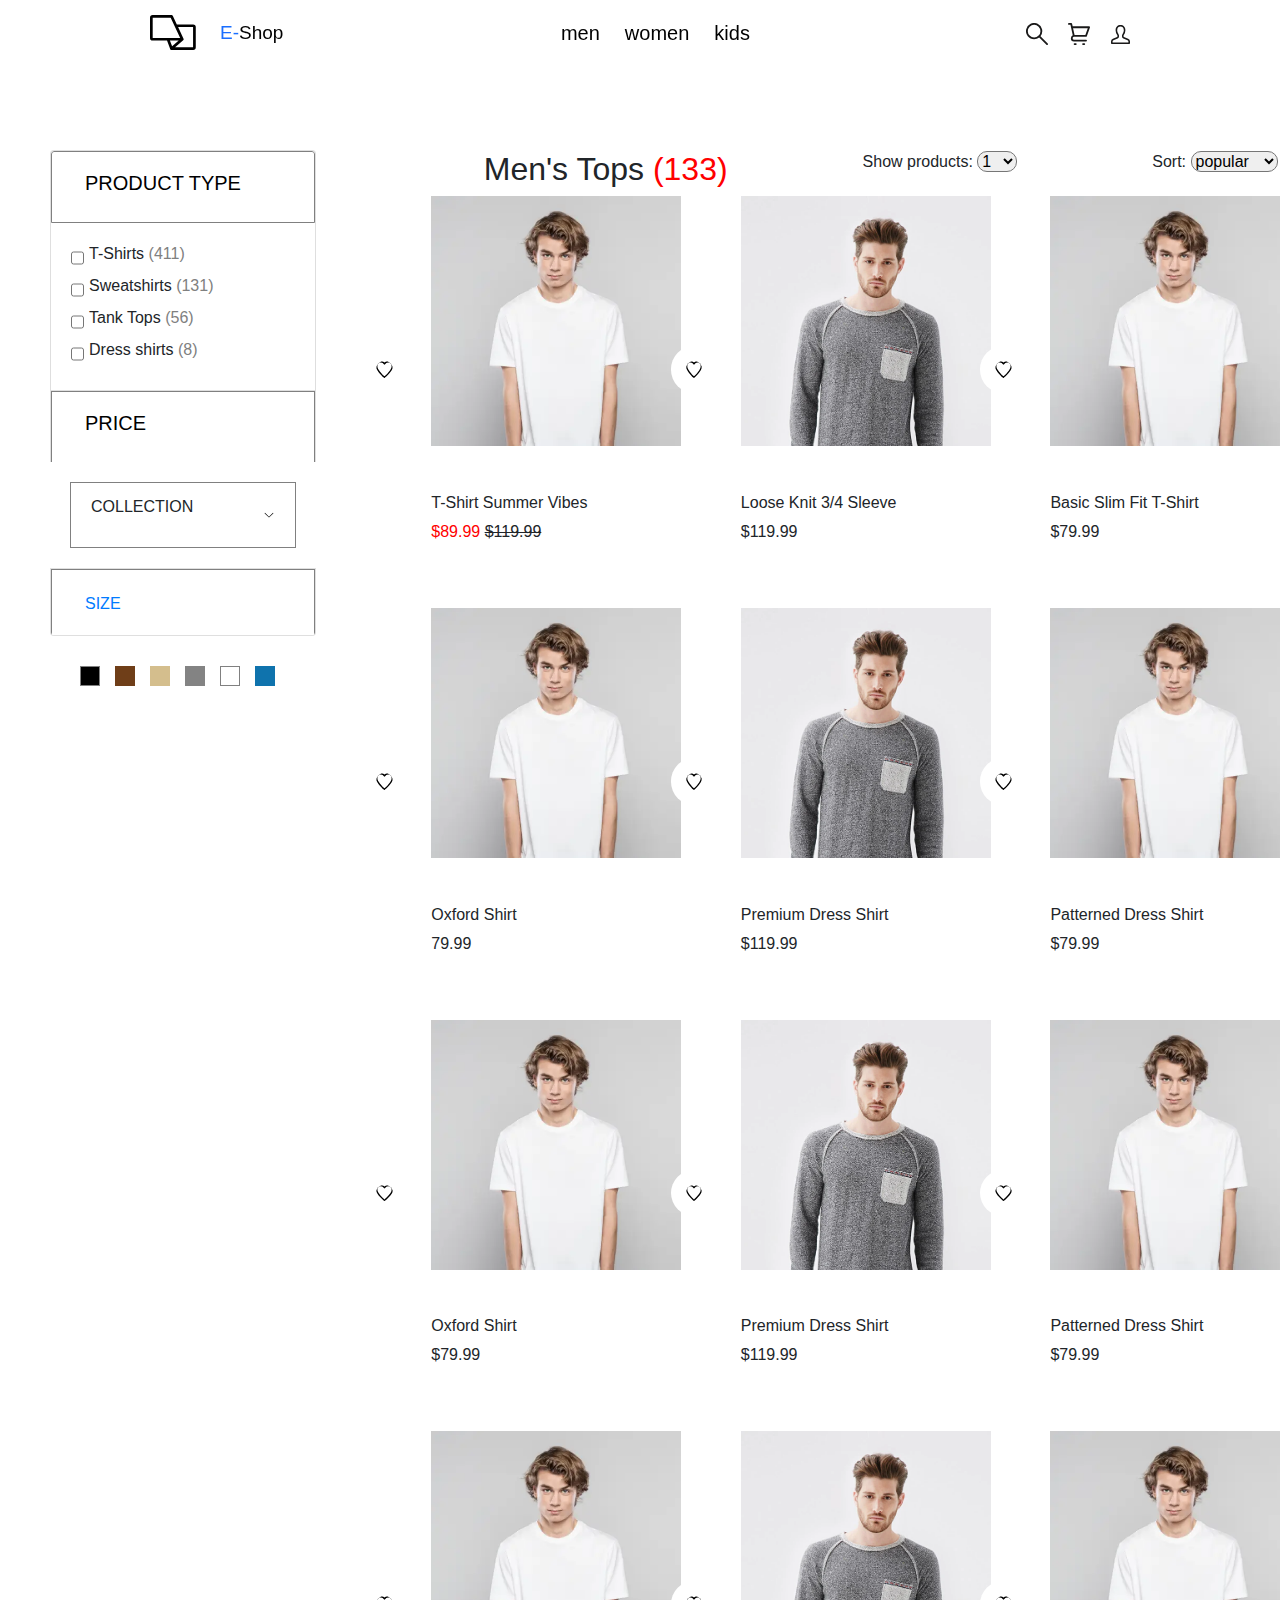
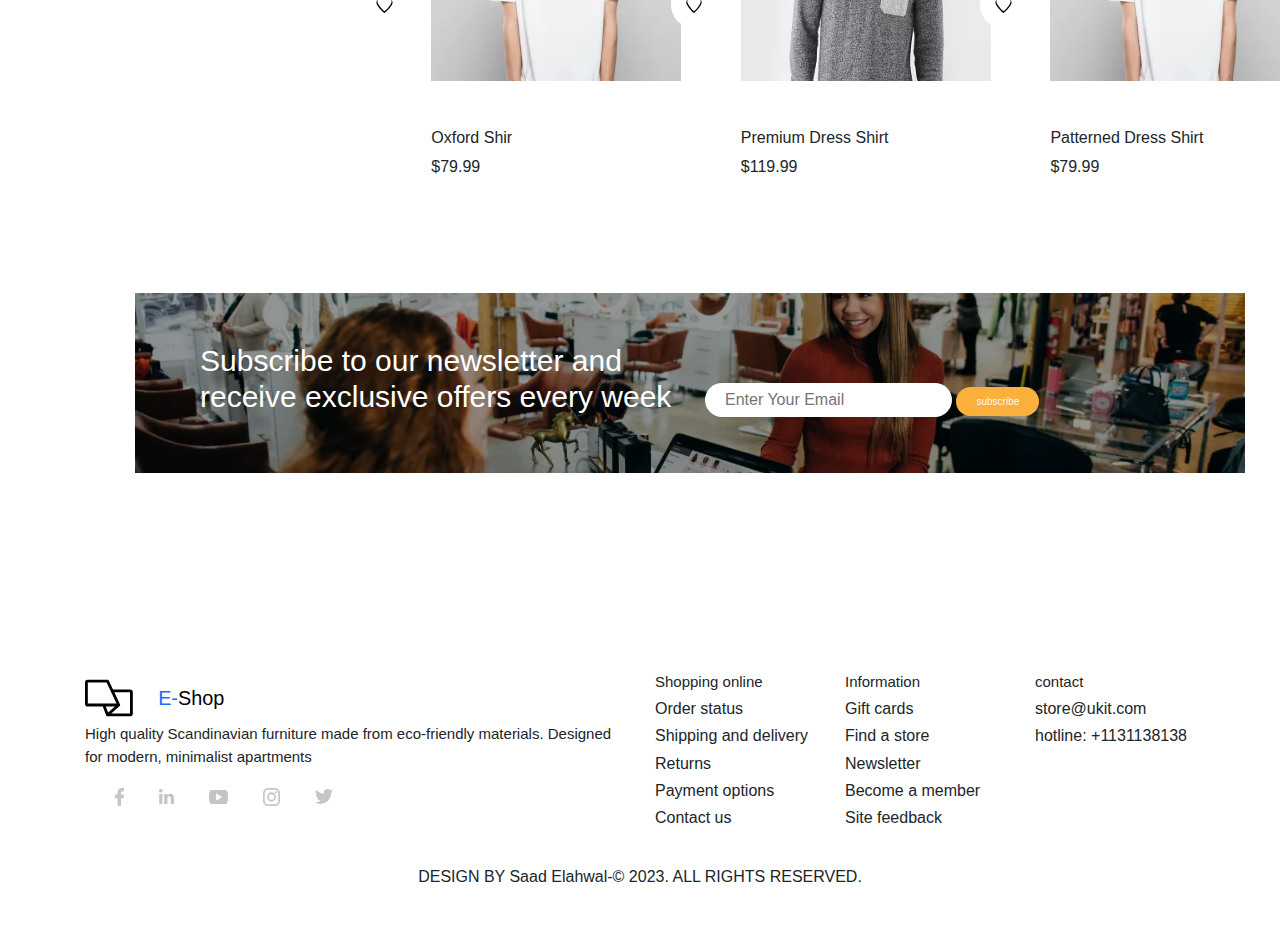
<file: products.html>
<!DOCTYPE html>
<html>
  <head>
    <meta charset="UTF-8" />
    <meta
      name="viewport"
      content="width=device-width, initial-scale=1, shrink-to-fit=no"
    />
    <meta name="description" content="....." />
    <meta name="author" content="saad elsayed" />
    <meta name="keywords" content="webdesign, SEO" />
    <link
      rel="stylesheet"
      href="https://cdn.jsdelivr.net/npm/swiper@10/swiper-bundle.min.css"
    />
    <link rel="stylesheet" href="assets/css/lib/owl.carousel.min.css" />
    <link rel="stylesheet" href="assets/css/lib/owl.theme.default.css" />
    <title>E-shop</title>
    <link rel="stylesheet" href="assets/css/lib/bootstrap.css" />
    <link rel="stylesheet" href="assets/css/style.css" />
  </head>
  <body>
    <nav class="navbar navbar-expand-lg navbar-light bg-light">
      <a class="navbar-brand" href="index.html"
        ><img src="assets/images/products_navbar/logo.svg" alt=""
      /></a>
      <button
        class="navbar-toggler"
        type="button"
        data-toggle="collapse"
        data-target="#navbarNav"
        aria-controls="navbarNav"
        aria-expanded="false"
        aria-label="Toggle navigation"
      >
        <span class="navbar-toggler-icon"></span>
      </button>
      <div class="collapse navbar-collapse" id="navbarNav">
        <ul class="navbar-nav">
          <li class="nav-item active">
            <a class="nav-category" href="products.html"
              >men <span class="sr-only">(current)</span></a
            >
          </li>
          <li class="nav-item">
            <a class="nav-category" href="#">women</a>
          </li>
          <li class="nav-item">
            <a class="nav-category" href="#">kids</a>
          </li>
        </ul>
      </div>
      <div class="nav-category">
        <a href="#"><img src="assets/images/navbar/search.svg" alt="" /></a>
        <a href="cart.html"
          ><img src="assets/images/navbar/cart.svg" alt=""
        /></a>
        <a href="#"><img src="assets/images/navbar/user.svg" alt="" /></a>
      </div>
    </nav>
    <main>
      <section class="categories">
        <div class="accordion" id="accordionExample">
          <div class="card">
            <div class="card-header" id="headingOne">
              <h2 class="mb-0">
                <button
                  class="btn btn-link"
                  type="button"
                  data-toggle="collapse"
                  data-target="#collapseOne"
                  aria-expanded="true"
                  aria-controls="collapseOne"
                >
                  <h5 class="h-8">PRODUCT TYPE</h5>
                </button>
              </h2>
            </div>

            <div
              id="collapseOne"
              class="collapse show"
              aria-labelledby="headingOne"
              data-parent="#accordionExample"
            >
              <div class="card-body">
                <div class="types">
                  <input
                    type="checkbox"
                    class="cloth-categories"
                    name="cloth"
                  />
                  <label for="cloth">T-Shirts <span>(411)</span></label>
                </div>

                <div class="types">
                  <input
                    type="checkbox"
                    class="cloth-categories"
                    name="cloth"
                  />
                  <label for="cloth">Sweatshirts <span>(131)</span></label>
                </div>

                <div class="types">
                  <input
                    type="checkbox"
                    class="cloth-categories"
                    name="cloth"
                  />
                  <label for="cloth">Tank Tops <span>(56)</span></label>
                </div>

                <div class="types">
                  <input
                    type="checkbox"
                    class="cloth-categories"
                    name="cloth"
                  />
                  <label for="cloth">Dress shirts <span>(8)</span></label>
                </div>
              </div>
            </div>
          </div>

          <div class="card">
            <div class="card-header" id="headingTwo">
              <h2 class="mb-0">
                <button
                  class="btn btn-link collapsed"
                  type="button"
                  data-toggle="collapse"
                  data-target="#collapseTwo"
                  aria-expanded="false"
                  aria-controls="collapseTwo"
                >
                  <h5 class="h-8">PRICE</h5>
                </button>
              </h2>
            </div>
            <div
              id="collapseTwo"
              class="collapse"
              aria-labelledby="headingTwo"
              data-parent="#accordionExample"
            >
              <div class="card-body">
                <div class="price">
                  <div class="min-max">
                    <p class="min">0 usd</p>
                    <p class="max">500 usd</p>
                  </div>
                  <input type="range" min="0" max="500" class="range" />
                </div>
              </div>
            </div>
          </div>
          <div class="collection">
            <p>COLLECTION</p>
            <img
              src="assets/images/products_category/arrow-down.svg"
              height="12"
              width="12"
              alt=""
            />
          </div>

          <div class="card">
            <div class="card-header" id="headingThree">
              <h2 class="mb-0">
                <button
                  class="btn btn-link collapsed"
                  type="button"
                  data-toggle="collapse"
                  data-target="#collapseThree"
                  aria-expanded="false"
                  aria-controls="collapseThree"
                >
                  SIZE
                </button>
              </h2>
            </div>
            <div
              id="collapseThree"
              class="collapse"
              aria-labelledby="headingThree"
              data-parent="#accordionExample"
            >
              <div class="card-body">
                <div class="size">
                  <p class="xs">XS</p>
                  <p class="small">S</p>
                  <p class="medium">M</p>
                  <p class="large">L</p>
                  <p class="xl">XL</p>
                  <p class="xxl">XXl</p>
                </div>
              </div>
            </div>
          </div>
        </div>
        <div class="color">
          <a href="#"><div class="color1"></div></a>

          <a href="#"><div class="color2"></div></a>

          <a href="#"><div class="color3"></div></a>

          <a href="#"><div class="color4"></div></a>

          <a href="#"><div class="color5"></div></a>

          <a href="#"><div class="color6"></div></a>
        </div>
      </section>

      <section class="product-view">
        <div class="container">
          <div class="above-row">
            <h2>Men's Tops <span>(133)</span></h2>
            <p>
              Show products:
              <select name="select" id="selection">
                <option value="1">1</option>
                <option value="10">10</option>
                <option value="20">20</option>
                <option value="30">30</option>
              </select>
            </p>
            <p>
              Sort:
              <select name="popular" id="selection">
                <option value="popular">popular</option>
                <option value="Premium">Premium</option>
              </select>
            </p>
          </div>
          <div class="row">
            <div class="top1 col-lg-4 col-md-6 col-sm-12 mb-5">
              <div class="image-box">
                <a href="product-view.html">
                  <img
                    src="assets/images/men's top/product_view.webp"
                    loading="lazy"
                    alt=""
                    width="250"
                    height="250"
                /></a>
                <img
                  src="assets/images/men's top/heart.svg"
                  class="heart"
                  alt=""
                />
              </div>
              <h6>T-Shirt Summer Vibes</h6>
              <p><span>$89.99</span> <del>$119.99</del></p>
            </div>

            <div class="col-lg-4 col-md-6 col-sm-12 mb-5">
              <div class="image-box">
                <a href="product-view2.html"
                  ><img
                    src="assets/images/men's top/team_1.webp"
                    loading="lazy"
                    alt=""
                    width="250"
                    height="250"
                /></a>
                <img
                  src="assets/images/men's top/heart.svg"
                  class="heart"
                  alt=""
                />
              </div>
              <h6>Loose Knit 3/4 Sleeve</h6>
              <p>$119.99</p>
            </div>

            <div class="col-lg-4 col-md-6 col-sm-12 mb-5">
              <div class="image-box">
                <a href="product-view.html"
                  ><img
                    src="assets/images/men's top/product_view.webp"
                    loading="lazy"
                    alt=""
                    width="250"
                    height="250"
                /></a>
                <img
                  src="assets/images/men's top/heart.svg"
                  class="heart"
                  alt=""
                />
              </div>
              <h6>Basic Slim Fit T-Shirt</h6>
              <p>$79.99</p>
            </div>

            <div class="col-lg-4 col-md-6 col-sm-12 mb-5">
              <div class="image-box">
                <a href="product-view.html"
                  ><img
                    src="assets/images/men's top/product_view.webp"
                    loading="lazy"
                    alt=""
                    width="250"
                    height="250"
                /></a>
                <img
                  src="assets/images/men's top/heart.svg"
                  class="heart"
                  alt=""
                />
              </div>
              <h6>Oxford Shirt</h6>
              <p>79.99</p>
            </div>

            <div class="col-lg-4 col-md-6 col-sm-12 mb-5">
              <div class="image-box">
                <a href="product-view2.html"
                  ><img
                    src="assets/images/men's top/team_1.webp"
                    loading="lazy"
                    alt=""
                    width="250"
                    height="250"
                /></a>
                <img
                  src="assets/images/men's top/heart.svg"
                  class="heart"
                  alt=""
                />
              </div>
              <h6>Premium Dress Shirt</h6>
              <p>$119.99</p>
            </div>

            <div class="col-lg-4 col-md-6 col-sm-12 mb-5">
              <div class="image-box">
                <a href="product-view.html"
                  ><img
                    src="assets/images/men's top/product_view.webp"
                    loading="lazy"
                    alt=""
                    width="250"
                    height="250"
                /></a>
                <img
                  src="assets/images/men's top/heart.svg"
                  class="heart"
                  alt=""
                />
              </div>
              <h6>Patterned Dress Shirt</h6>
              <p>$79.99</p>
            </div>

            <div class="col-lg-4 col-md-6 col-sm-12 mb-5">
              <div class="image-box">
                <a href="product-view.html"
                  ><img
                    src="assets/images/men's top/product_view.webp"
                    loading="lazy"
                    alt=""
                    width="250"
                    height="250"
                /></a>
                <img
                  src="assets/images/men's top/heart.svg"
                  class="heart"
                  alt=""
                />
              </div>
              <h6>Oxford Shirt</h6>
              <p>$79.99</p>
            </div>

            <div class="col-lg-4 col-md-6 col-sm-12 mb-5">
              <div class="image-box">
                <a href="product-view2.html"
                  ><img
                    src="assets/images/men's top/team_1.webp"
                    loading="lazy"
                    alt=""
                    width="250"
                    height="250"
                /></a>
                <img
                  src="assets/images/men's top/heart.svg"
                  class="heart"
                  alt=""
                />
              </div>
              <h6>Premium Dress Shirt</h6>
              <p>$119.99</p>
            </div>

            <div class="col-lg-4 col-md-6 col-sm-12 mb-5">
              <div class="image-box">
                <a href="product-view.html"
                  ><img
                    src="assets/images/men's top/product_view.webp"
                    loading="lazy"
                    alt=""
                    width="250"
                    height="250"
                /></a>
                <img
                  src="assets/images/men's top/heart.svg"
                  class="heart"
                  alt=""
                />
              </div>
              <h6>Patterned Dress Shirt</h6>
              <p>$79.99</p>
            </div>
            <div class="col-lg-4 col-md-6 col-sm-12 mb-5">
              <div class="image-box">
                <a href="product-view.html"
                  ><img
                    src="assets/images/men's top/product_view.webp"
                    loading="lazy"
                    alt=""
                    width="250"
                    height="250"
                /></a>
                <img
                  src="assets/images/men's top/heart.svg"
                  class="heart"
                  alt=""
                />
              </div>
              <h6>Oxford Shir</h6>
              <p>$79.99</p>
            </div>

            <div class="col-lg-4 col-md-6 col-sm-12 mb-5">
              <div class="image-box">
                <a href="product-view2.html"
                  ><img
                    src="assets/images/men's top/team_1.webp"
                    loading="lazy"
                    alt=""
                    width="250"
                    height="250"
                  />
                </a>
                <img
                  src="assets/images/men's top/heart.svg"
                  class="heart"
                  alt=""
                />
              </div>
              <h6>Premium Dress Shirt</h6>
              <p>$119.99</p>
            </div>

            <div class="col-lg-4 col-md-6 col-sm-12 mb-5">
              <div class="image-box">
                <a href="product-view.html"
                  ><img
                    src="assets/images/men's top/product_view.webp"
                    loading="lazy"
                    alt=""
                    width="250"
                    height="250"
                /></a>
                <img
                  src="assets/images/men's top/heart.svg"
                  class="heart"
                  alt=""
                />
              </div>
              <h6>Patterned Dress Shirt</h6>
              <p>$79.99</p>
            </div>
          </div>
        </div>
      </section>

      <section class="product-sub">
        <div class="container">
          <div class="contain">
            <div class="container">
              <div class="row">
                <div class="col-lg-6 col-md-6 col-sm-12">
                  <h2>
                    Subscribe to our newsletter and receive exclusive offers
                    every week
                  </h2>
                </div>
                <div class="col-lg-6 col-md-6 col-sm-12">
                  <form>
                    <input
                      type="email"
                      placeholder="Enter Your Email"
                      id="emaiil"
                    />
                    <button class="bg-primary text-light">subscribe</button>
                  </form>
                </div>
              </div>
            </div>
          </div>
        </div>
      </section>

      <section class="e-shop">
        <div class="container">
          <div class="row">
            <div class="col-lg-6 col-md-12 col-sm-12 first">
              <div class="logo">
                <img
                  src="assets/images/footer/footer_logo.svg"
                  alt=""
                  loading="lazy"
                />
              </div>
              <p>
                High quality Scandinavian furniture made from eco-friendly
                materials. Designed for modern, minimalist apartments
              </p>
              <div class="img-box">
                <img
                  src="assets/images/footer/face.svg"
                  alt=""
                  loading="lazy"
                  class="footer-logo"
                />
                <img
                  src="assets/images/footer/linked.svg"
                  alt=""
                  loading="lazy"
                  class="footer-logo"
                />
                <img
                  src="assets/images/footer/youtube.svg"
                  alt=""
                  loading="lazy"
                  class="footer-logo"
                />
                <img
                  src="assets/images/footer/instagram.svg"
                  alt=""
                  loading="lazy"
                  class="footer-logo"
                />
                <img
                  src="assets/images/footer/twitter.svg"
                  alt=""
                  loading="lazy"
                  class="footer-logo"
                />
              </div>
            </div>
            <div class="col-lg-2 col-md-2 col-sm-2 second">
              <div class="logo">
                <h5>Shopping online</h5>
              </div>
              <div>
                <h6>Order status</h6>
                <h6>Shipping and delivery</h6>
                <h6>Returns</h6>
                <h6>Payment options</h6>
                <h6>Contact us</h6>
              </div>
            </div>
            <div class="col-lg-2 col-md-2 col-sm-2 second">
              <div class="logo">
                <h5>Information</h5>
              </div>
              <div>
                <h6>Gift cards</h6>
                <h6>Find a store</h6>
                <h6>Newsletter</h6>
                <h6>Become a member</h6>
                <h6>Site feedback</h6>
              </div>
            </div>
            <div class="col-lg-2 col-md- col-sm-6 second">
              <div class="logo">
                <h5>contact</h5>
              </div>
              <div>
                <h6>store@ukit.com</h6>
                <h6>hotline: +1131138138</h6>
              </div>
            </div>
          </div>
        </div>
      </section>

      <footer>
        <p>DESIGN BY Saad Elahwal-© 2023. ALL RIGHTS RESERVED.</p>
      </footer>
    </main>

    <script src="assets/js/lib/jquery-3.3.1.slim.min.js"></script>
    <script src="assets/js/lib/owl.carousel.min.js"></script>
    <script src="https://cdn.jsdelivr.net/npm/swiper@10/swiper-bundle.min.js"></script>
    <script src="assets/js/lib/popper.js"></script>
    <script src="assets/js/lib/bootstrap.min.js"></script>
    <script src="assets/js/main.js"></script>
  </body>
</html>
</file>
<file: assets/css/style.css>
* {
  margin: 0;
}

:root {
  --primary-color: #e1ecff;
  --secondary-color: #00b1ff;
  --third-color: #1a6eff;
  --forth-color: #fbb03b;
}
.navbar {
  background-color: transparent !important;
  position: fixed;
  width: 100%;
  z-index: 9999;
  padding: 10px 150px;
}
.navbar-nav {
  gap: 25px;
}
.collapse {
  justify-content: center;
}

.nav-link {
  color: var(--primary-color) !important;
}

.navbar-nav .nav-link:hover {
  color: var(--forth-color) !important;
}

.header {
  background: url(../images/header/header.webp) center / cover no-repeat;
  width: 100%;
  height: 700px;
  padding: 350px 0 150px;
  z-index: 9;
  position: relative;
}

.header::after {
  content: "";
  position: absolute;
  width: 100%;
  height: 700px;
  top: 0;
  left: 0;
  background-color: rgba(0, 0, 0, 0.3);
  z-index: -1;
}
.button-0 {
  padding: 5px;
  border-radius: 50%;
  border-color: transparent;
  background-color: #1a6eff;
}

.p-0 {
  transform: translatey(5px);
}

.arrw-lft {
  filter: invert(99%) sepia(0%) saturate(0%) hue-rotate(74deg) brightness(106%)
    contrast(101%);
}
.shop-now {
  display: flex;
  gap: 15px;
}
.shop-now p {
  color: white;
}

.contain h1 {
  width: 30%;
  color: white;
}

.und-header {
  width: 100%;
  height: 130px;
  background-color: white;
  justify-content: space-between;
  gap: 50px;
  /* text-align: center; */
  align-items: center;
  display: flex;
  flex-direction: row;
  padding: 0 150px;
  transform: translate(-220px, 80px);
  border-start-end-radius: 70px;
}

.und-header h1 {
  font-size: 16px;
}
.free {
  display: flex;
  gap: 20px;
  justify-content: center;
}
.shiping {
  display: flex;
  flex-direction: column;
  justify-content: center;
}

.satesfied {
  display: flex;
  gap: 20px;
}
.costumer {
  display: flex;
  flex-direction: column;
}

.originally {
  display: flex;
  gap: 20px;
}
.Originality {
  display: flex;
  flex-direction: column;
}

.under {
  background-color: #e1ecff;
  padding: 5px;
  border-radius: 20%;
}

.banners {
  padding: 100px;
}

.banners .row .first {
  width: 100%;
  background: url("../images/banner/banner_1.webp") center / cover no-repeat;
  background-color: var(--forth-color);
  padding: 80px 50px;
}
.banners .row .second {
  width: 100%;
  background: url("../images/banner/banner_2.webp") center / cover no-repeat;
  background-color: #81c4ff;
  padding: 100px 50px;
}
.banners .row .contain {
  display: flex;
  flex-direction: column;
  color: var(--light-color);

  margin-left: 250px;
}
.banners .row .contain h3 {
  font-size: 25px;
}
.banners .row .contain .vb button {
  color: var(--dark-color);
  background-color: white;
  border-style: none;
  border-radius: 15px;
  font-size: 15px;
  padding: 5px 10px;
}

.item {
  background-color: #ebebeb;
}

.owl-carousel {
  padding: 50px 30px;
}

.p44 {
  justify-content: center;
  text-align: center;
  background-color: white;
}

.select .box {
  justify-content: space-around;
  display: flex;
  padding: 0;
}

.select .box button {
  background-color: transparent;
  padding: 7px 25px;
  border-radius: 30px;
  border: 1px solid gray;
}

.choose-us h3 {
  text-align: center;
}

.choose-us .row .img-contain {
  background-color: rgba(245, 245, 245, 1);
  width: fit-content;
  padding: 15px;
  border-radius: 10px;
}

.choose-us .row h5 {
  font-size: 15px;
}

.payment {
  filter: invert(41%) sepia(81%) saturate(5022%) hue-rotate(210deg)
    brightness(100%) contrast(101%);
}

.products {
  padding: 50px;
}

.contains {
  text-align: center;
}

.subscribe {
  padding: 60px 30px;
}

.subscribe .contain {
  background: url("../images/subscribe/banners.webp") center / cover no-repeat;
  padding: 15px 50px;
  position: relative;
  z-index: 8;
}
.subscribe .contain::after {
  content: " ";
  width: 100%;
  height: 100%;
  position: absolute;
  top: 0;
  left: 0;
  z-index: -1;
  background-color: rgba(0, 0, 0, 0.2);
}
.subscribe .contain .row h2 {
  font-size: 30px;
  color: white;
}
.subscribe .contain .row form {
  gap: 20px;
  margin-top: 40px;
}
.subscribe .contain .row form input {
  padding: 5px 20px;
  border-style: none;
  border-radius: 30px;
}
.subscribe .contain .row form button {
  padding: 7px 20px;
  border-style: none;
  border-radius: 30px;
  font-size: 10px;
}

.e-shop .container {
  width: 100%;
}

.e-shop .row .first .logo img {
  width: 140px;
  height: 50px;
}

.e-shop .row .first p {
  font-size: 15px;
}

.e-shop .row .second h5 {
  font-size: 15px;
}

.img-box img {
  filter: invert(82%) sepia(5%) saturate(14%) hue-rotate(358deg) brightness(97%)
    contrast(90%);
}

.footer-logo {
  margin-left: 30px;
}

footer {
  text-align: center;
  padding: 30px;
}

.nav-category {
  gap: 25px;
  color: black !important;
  font-size: 20px;
}

.nav-category:hover {
  color: orangered !important;
}

a:hover {
  text-decoration: none;
}

.nav-category img {
  filter: invert(0%) sepia(0%) saturate(0%) hue-rotate(206deg) brightness(10%)
    contrast(100%);
  margin-left: 15px;
}

.categories {
  float: left;
  transform: translate(50px, 150px);
}

.types {
  display: flex;
  gap: 5px;
}

.types span {
  color: grey !important;
}

.range {
  width: 100%;
}

.min {
  background-color: #c5c5c5;
  padding: 5px;
}
.max {
  background-color: #c5c5c5;
  padding: 5px;
}

.min-max {
  display: flex;
  gap: 100px;
}

.h-8 {
  color: black;
}

.card-header {
  background-color: white;
  border: 1px solid grey;
}

.collection {
  display: flex;
  gap: 70px;
  margin: 20px;
  align-items: center;
  border: 1px solid grey;
  padding: 0;
  padding: 0.75rem 1.25rem;
}

.size {
  display: flex;
}
.xs {
  padding: 5px;
  border: 1px solid grey;
}
.small {
  padding: 5px;
  border: 1px solid grey;
  font-size: 16px;
}
.medium {
  padding: 5px;
  border: 1px solid grey;
}
.large {
  padding: 5px;
  border: 1px solid grey;
}
.xl {
  padding: 5px;
  border: 1px solid grey;
}
.xxl {
  padding: 5px;
  border: 1px solid grey;
}

.color {
  display: flex;
  gap: 15px;
  margin: 30px;
}

.color1 {
  width: 20px;
  height: 20px;
  background-color: black;
  border: 1px solid grey;
}

.color2 {
  width: 20px;
  height: 20px;
  background-color: #6f3e18;
}
.color3 {
  width: 20px;
  height: 20px;
  background-color: #d4be8d;
}
.color4 {
  width: 20px;
  height: 20px;
  background-color: #838383;
}
.color5 {
  width: 20px;
  height: 20px;
  background-color: #ffffff;
  border: 1px solid grey;
}
.color6 {
  width: 20px;
  height: 20px;
  background-color: #0f73ad;
}

.product-view {
  width: 100%;
  transform: translate(150px, 150px);
  gap: 250px;
}
.product-view img {
  object-fit: cover;
  object-position: top;
}

.above-row {
  display: flex;
  justify-content: space-around;
}

#selection {
  border-radius: 10px;
}

.product-sub {
  padding: 200px 30px;
  transform: translateX(50px);
}

.product-sub .contain {
  background: url("../images/products_subscribe/big_banner.webp") center / cover
    no-repeat;
  padding: 50px 50px;
  position: relative;
  z-index: 8;
}
.product-sub .contain::after {
  content: " ";
  width: 100%;
  height: 100%;
  position: absolute;
  top: 0;
  left: 0;
  z-index: -1;
  background-color: rgba(0, 0, 0, 0.4);
}
.product-sub .contain .row h2 {
  font-size: 30px;
  color: white;
}

.product-sub .contain .row form {
  gap: 20px;
  margin-top: 40px;
}
.product-sub .contain .row form input {
  padding: 5px 20px;
  border-style: none;
  border-radius: 30px;
}
.product-sub .contain .row form button {
  padding: 7px 20px;
  border-style: none;
  border-radius: 30px;
  font-size: 10px;
  background-color: var(--forth-color) !important;
}

span {
  color: red;
}

.Summer {
  padding: 100px 0px;
  transform: translateX(-100px);
  width: 90%;
  height: 600px;
}

.T-Shirt {
  transform: translateY(-350px);
}

.mini {
  transform: translate(-10px, -180px);
}

.heart {
  transform: translate(-70px, -100px);
  background-color: white;
  padding: 15px;
  border-radius: 50%;
}

.heart:hover {
  background-color: var(--forth-color);
}

.p-5 {
  color: red;
}

.view {
  transform: translateX(700px);
}

.deliver {
  display: flex;
  gap: 55px;
}

.colors-1 {
  display: flex;
  gap: 5px;
}
.sizes {
  display: flex;
  gap: 25px;
  transform: translate(700px, -450px);
}

.sizes select {
  border-radius: 20px;
}

.counter {
  display: flex;
  gap: 20px;
  transform: translate(-150px, 150px);
}

.count-img {
  padding: 10px;
  border-radius: 50%;
  border: 1px solid grey;
}

.count-button {
  font-weight: 700;
  background-color: var(--forth-color);
  padding: 3px 15px;
  border-radius: 20px;
  border-color: transparent;
}

.count-num {
  width: 25%;
}

.select-2 {
  width: 100%;
  text-align: center;
  align-content: center;
  padding: 100px 50px;
}

.description {
  background-color: white;
  border: 1px solid var(--forth-color);
  border-radius: 30px;
  margin-right: 40px;
}

.review {
  background-color: white;
  border: 1px solid transparent;
  border-radius: 30px;
  color: gray;
}

.contain-2 {
  display: flex;
  margin: 50px;
  transform: translateX(-90px);
}

.contain-2 .img-contain p {
  width: 50%;
  margin: 10px auto;
}

.cart {
  padding: 150px 150px;
}

.shopp {
  display: flex;
  justify-content: space-between;
  margin-top: 20px;
}

.cart5 {
  filter: invert(0%) sepia(0%) saturate(0%) hue-rotate(206deg) brightness(10%)
    contrast(100%);
}

.row7 {
  display: flex;
  justify-content: space-between;
  margin-top: 40px;
}

.row7 p {
  color: grey;
}

.row-8 {
  display: flex;
  justify-content: space-between;
  margin-top: 20px;
}

.row-8 input {
  width: 5%;
}

.cart-pic {
  border-radius: 50%;
}

.row9 {
  display: flex;
  justify-content: space-between;
  margin-top: 30px;
}

.row9 a {
  color: black;
  font-weight: 700;
}

.row9 input {
  padding: 5px;
  width: 300px;
  border-radius: 30px;
  border-color: gray;
}

.cart-button {
  background: var(--forth-color);
  color: black;
  padding: 5px 30px;
  border-radius: 30px;
  border-color: transparent;
}

.pay {
  padding: 150px 150px;
}
.facebook {
  display: flex;
}

.face-2 {
  background-color: darkblue;
  border-color: transparent;
  width: 50%;
  padding: 5px 20px;
  border-radius: 30px;
  color: white;
}

.google {
  background-color: whitesmoke;
  border-color: red;
  width: 50%;
  padding: 5px 20px;
  border-radius: 30px;
}

.custom-button {
  padding: 5px 20px;
  background-color: var(--forth-color);
  border-radius: 30px;
  border-color: transparent;
}
.forrm {
  display: flex;
  transform: translateY(-140px);
}
.phone,
.address {
  display: flex;
  flex-direction: column;
  width: 25%;
  gap: 20px;
  padding: 0px 50px;
}
.email {
  border-radius: 30px;
}

.vibes {
  display: flex;
  gap: 25px;
  transform: translate(1150px, -300px);
  width: fit-content;
}
.vibes p {
  padding: 0;
}

.vibes img {
  border-radius: 50%;
}

.vibes-1 {
  display: flex;
  gap: 25px;
  transform: translate(1150px, -250px);
  width: fit-content;
}

.vibes-1 img {
  border-radius: 50%;
}

.p8 {
  transform: translate(1150px, -200px);
  padding: 15px !important;
  background-color: gray;
  width: fit-content;
}

.Sle .container {
  display: flex;
  justify-content: space-between;
  transform: translateY(-200px);
}

.costu a {
  color: black !important;
}

.buttons a {
  color: black !important;
}

.shopping {
  background-color: transparent;
  color: black;
  padding: 5px 20px;
  border-radius: 30px;
}

.shopping-2 {
  background-color: var(--forth-color);
  color: black;
  padding: 5px 20px;
  border-radius: 30px;
}
</file>
